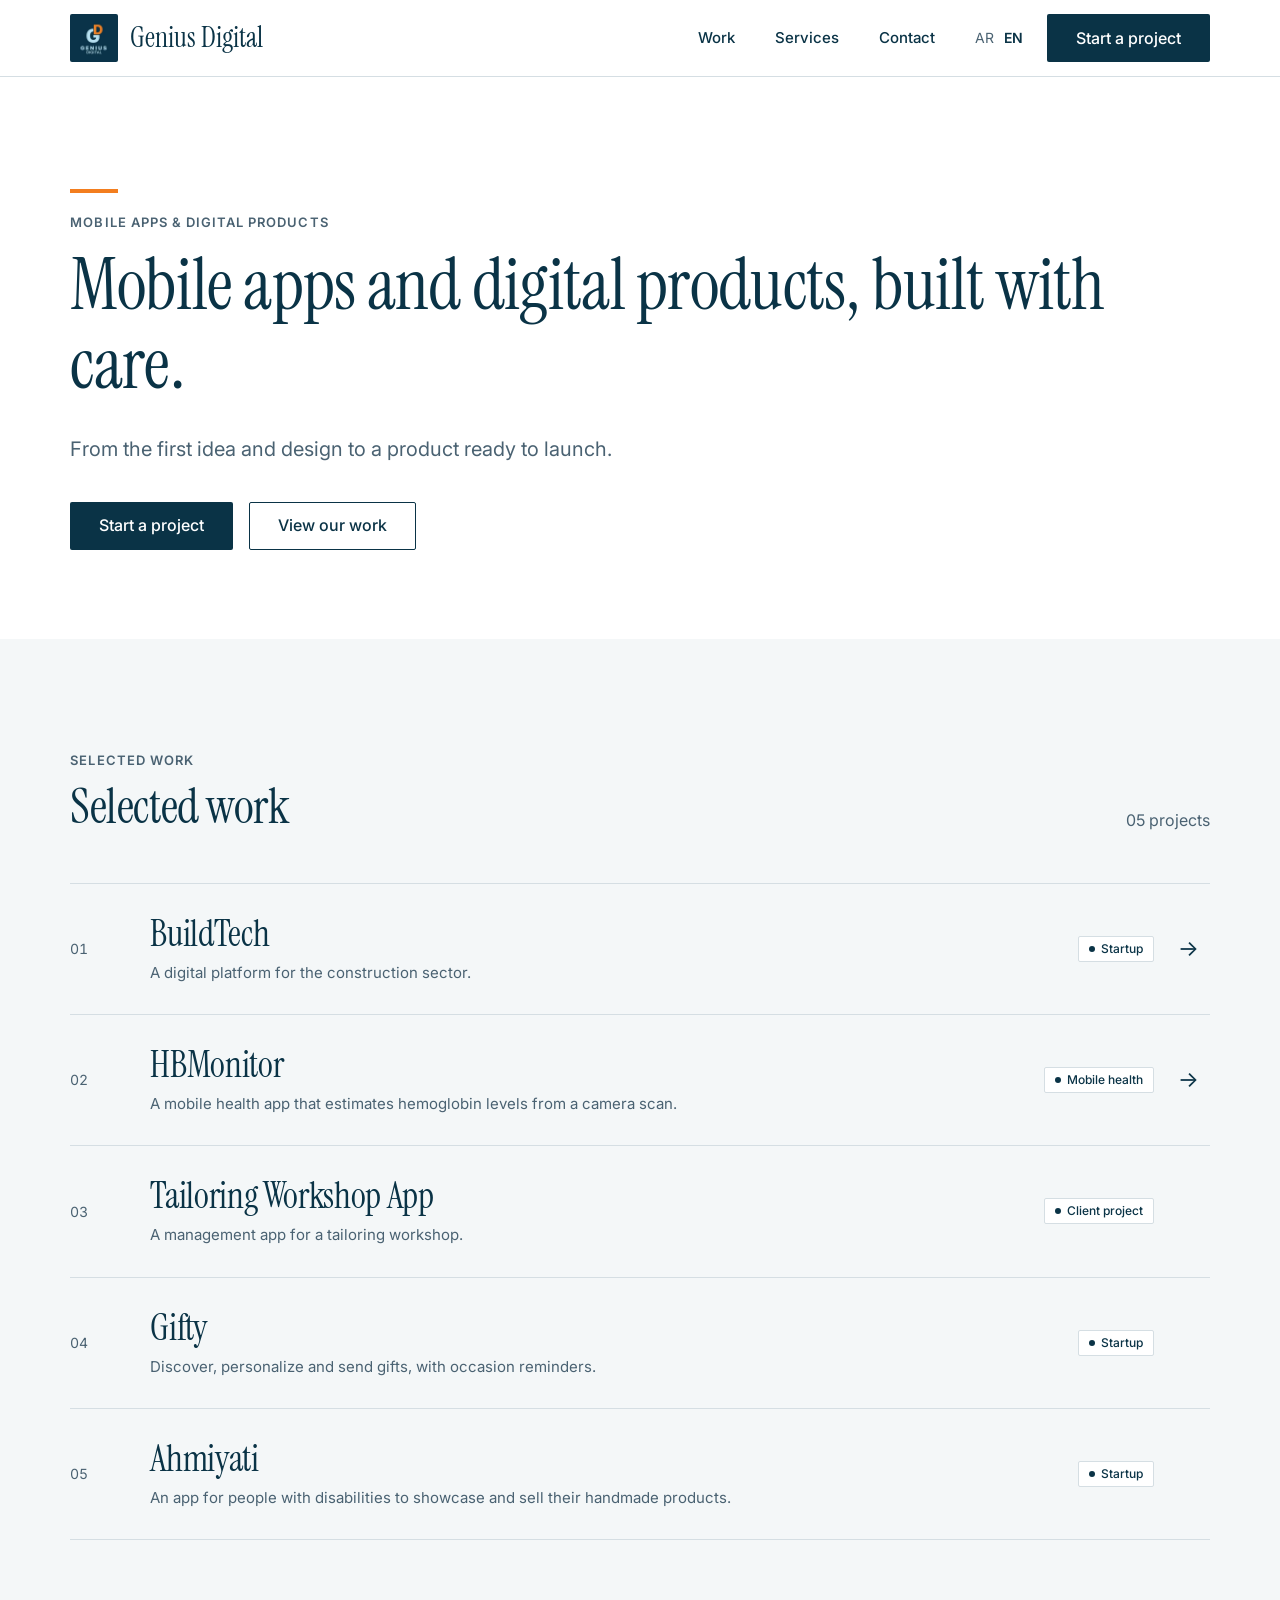
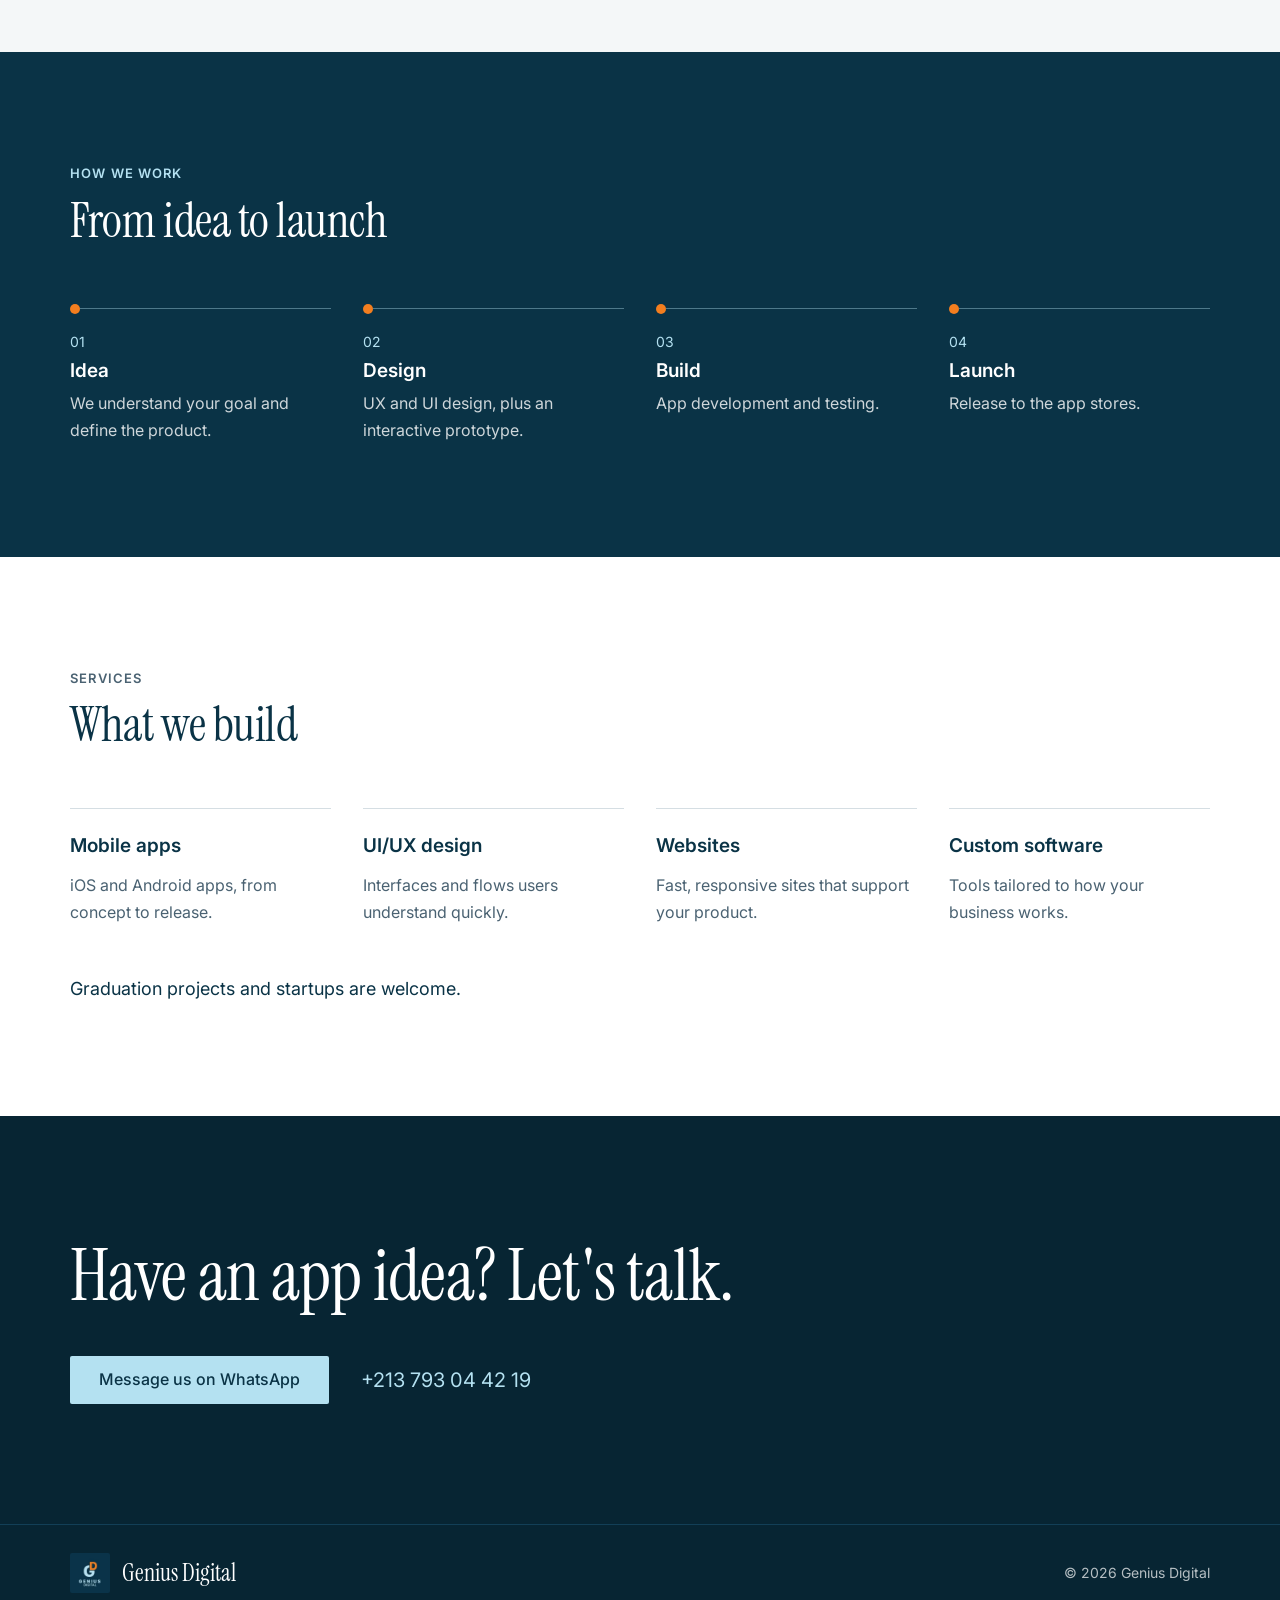
<file: genius-digital-site/genius-digital/index.html>
<!doctype html>
<html lang="ar" dir="rtl"><head><meta charset="utf-8"><meta name="viewport" content="width=device-width,initial-scale=1">
<title>Genius Digital</title>
<meta http-equiv="refresh" content="0; url=ar/index.html">
<link rel="canonical" href="https://aymenbech.github.io/ar/">
<script>var l=(navigator.language||'ar').toLowerCase();location.replace(l.indexOf('en')===0?'en/index.html':'ar/index.html');</script>
</head><body><p><a href="ar/index.html">العربية</a> · <a href="en/index.html">English</a></p></body></html>
</file>
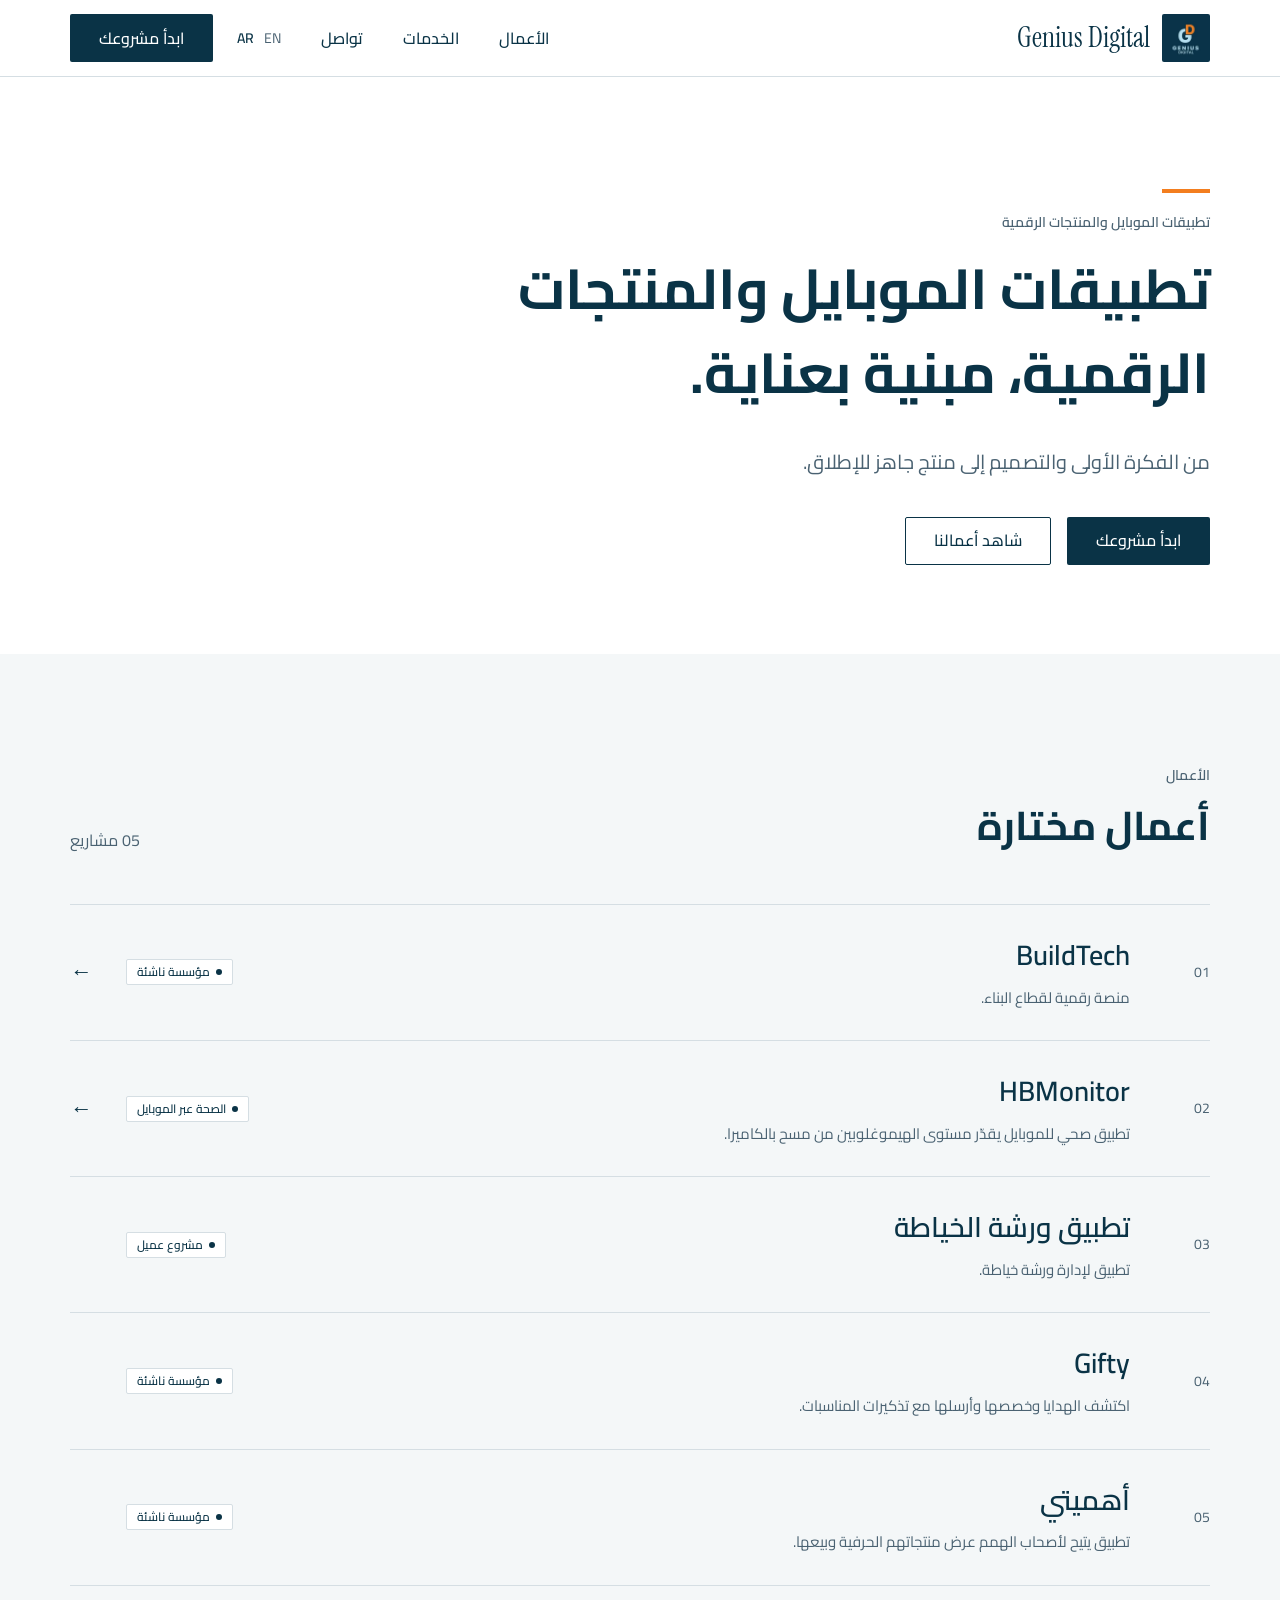
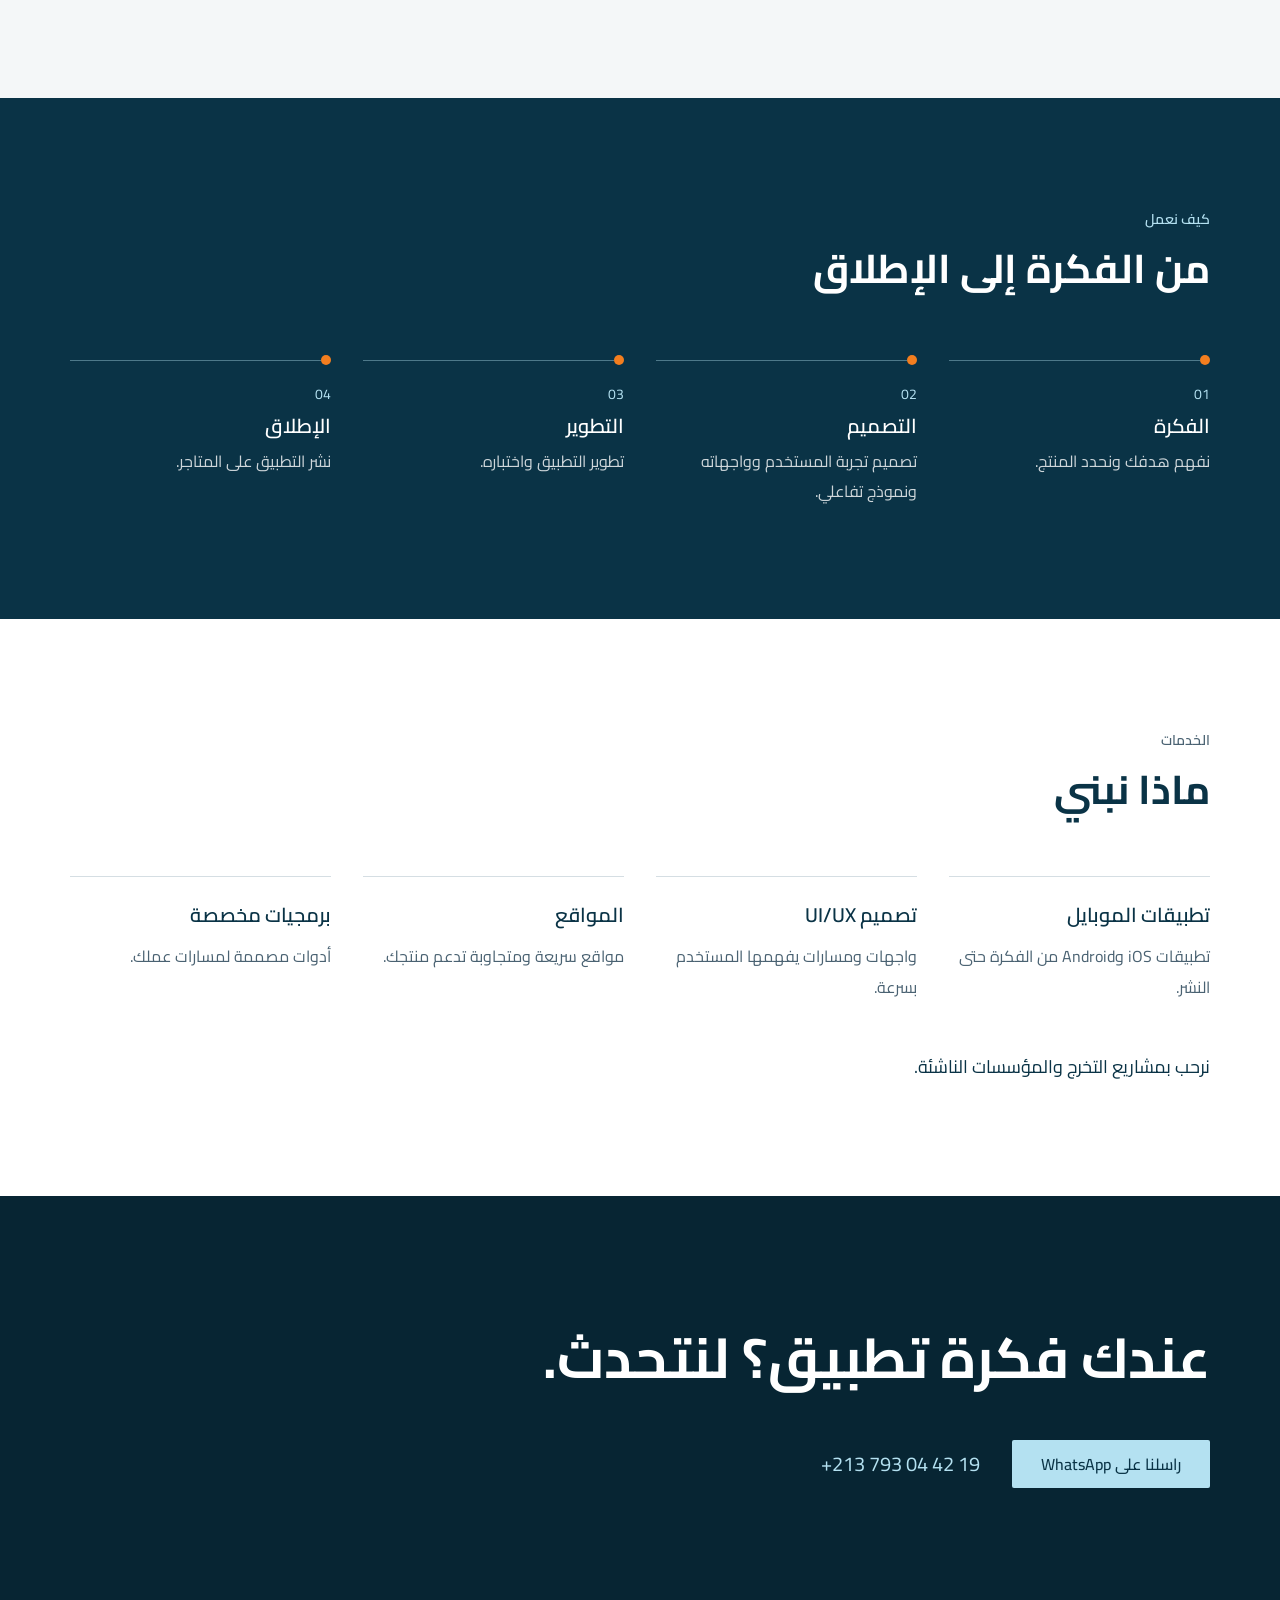
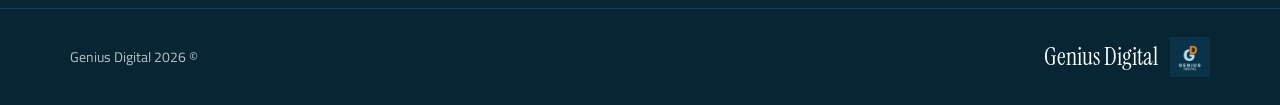
<file: genius-digital-site/genius-digital/ar/index.html>
<!doctype html>
<html lang="ar" dir="rtl">
<head>
<meta charset="utf-8">
<meta name="viewport" content="width=device-width,initial-scale=1">
<title>Genius Digital | تطبيقات الموبايل والمنتجات الرقمية في الجزائر</title>
<meta name="description" content="Genius Digital وكالة رقمية تصمم وتبني تطبيقات الموبايل والمنتجات الرقمية، من الفكرة الأولى والتصميم إلى منتج جاهز للإطلاق.">
<meta name="theme-color" content="#0A3346">
<link rel="canonical" href="https://aymenbech.github.io/ar/">
<link rel="alternate" hreflang="ar" href="https://aymenbech.github.io/ar/">
<link rel="alternate" hreflang="en" href="https://aymenbech.github.io/en/">
<link rel="alternate" hreflang="x-default" href="https://aymenbech.github.io/ar/">
<meta property="og:type" content="website">
<meta property="og:site_name" content="Genius Digital">
<meta property="og:title" content="Genius Digital | تطبيقات الموبايل والمنتجات الرقمية في الجزائر">
<meta property="og:description" content="Genius Digital وكالة رقمية تصمم وتبني تطبيقات الموبايل والمنتجات الرقمية، من الفكرة الأولى والتصميم إلى منتج جاهز للإطلاق.">
<meta property="og:url" content="https://aymenbech.github.io/ar/">
<meta property="og:image" content="https://aymenbech.github.io/assets/img/og-image.png">
<meta property="og:locale" content="ar_DZ">
<meta name="twitter:card" content="summary_large_image">
<link rel="icon" type="image/png" href="../assets/img/favicon.png">
<link rel="apple-touch-icon" href="../assets/img/apple-touch-icon.png">
<link rel="preconnect" href="https://fonts.googleapis.com">
<link rel="preconnect" href="https://fonts.gstatic.com" crossorigin>
<link href="https://fonts.googleapis.com/css2?family=Cairo:wght@400;500;600;700&family=Inter:wght@400;500;600&family=Instrument+Serif&display=swap" rel="stylesheet">
<link rel="stylesheet" href="../assets/css/styles.css">
<script>document.documentElement.className='js';</script>
<script defer src="../assets/js/main.js"></script>
<script type="application/ld+json">{"@context": "https://schema.org", "@type": "Organization", "name": "Genius Digital", "url": "https://aymenbech.github.io", "logo": "https://aymenbech.github.io/assets/img/logo.jpg", "telephone": "+213793044219", "areaServed": "DZ", "description": "Genius Digital وكالة رقمية تصمم وتبني تطبيقات الموبايل والمنتجات الرقمية، من الفكرة الأولى والتصميم إلى منتج جاهز للإطلاق."}</script>
</head>
<body>
<a class="skip" href="#main">انتقل إلى المحتوى</a>
<header class="site-header">
<div class="wrap">
<a class="logo" href="index.html" aria-label="Genius Digital"><img src="../assets/img/logo.jpg" width="48" height="48" alt=""><span>Genius Digital</span></a>
<button class="menu-toggle" type="button" aria-expanded="false" aria-controls="site-nav">القائمة</button>
<nav class="nav" id="site-nav" aria-label="القائمة">
<a class="link" href="#work">الأعمال</a><a class="link" href="#services">الخدمات</a><a class="link" href="#contact">تواصل</a>
<div class="actions">
<div class="lang"><a href="../en/index.html" hreflang="en" lang="en">EN</a><span aria-current="true">AR</span></div>
<a class="btn btn-primary" href="https://wa.me/213793044219?text=%D9%85%D8%B1%D8%AD%D8%A8%D9%8B%D8%A7%D8%8C%20%D8%A3%D8%B1%D9%8A%D8%AF%20%D8%A7%D9%84%D8%A8%D8%AF%D8%A1%20%D9%81%D9%8A%20%D9%85%D8%B4%D8%B1%D9%88%D8%B9%20%D8%AA%D8%B7%D8%A8%D9%8A%D9%82%20%D9%85%D8%B9%20Genius%20Digital." rel="noopener">ابدأ مشروعك</a>
</div>
</nav>
</div>
</header>
<main id="main">
<section class="hero">
<div class="wrap">
<div class="accent-bar" aria-hidden="true"></div>
<p class="label">تطبيقات الموبايل والمنتجات الرقمية</p>
<h1 class="display">تطبيقات الموبايل والمنتجات الرقمية، مبنية بعناية.</h1>
<p class="lead">من الفكرة الأولى والتصميم إلى منتج جاهز للإطلاق.</p>
<div class="btn-row"><a class="btn btn-primary" href="https://wa.me/213793044219?text=%D9%85%D8%B1%D8%AD%D8%A8%D9%8B%D8%A7%D8%8C%20%D8%A3%D8%B1%D9%8A%D8%AF%20%D8%A7%D9%84%D8%A8%D8%AF%D8%A1%20%D9%81%D9%8A%20%D9%85%D8%B4%D8%B1%D9%88%D8%B9%20%D8%AA%D8%B7%D8%A8%D9%8A%D9%82%20%D9%85%D8%B9%20Genius%20Digital." rel="noopener">ابدأ مشروعك</a><a class="btn btn-secondary" href="#work">شاهد أعمالنا</a></div>
</div>
</section>
<section class="section paper" id="work">
<div class="wrap">
<div class="section-head"><div><p class="label">الأعمال</p><h2 class="h2">أعمال مختارة</h2></div><p class="muted">05 مشاريع</p></div>
<div class="rows">
<a class="row" href="work/buildtech.html"><span class="num">01</span><span><span class="h3 name" style="display:block">BuildTech</span><span class="desc">منصة رقمية لقطاع البناء.</span></span><span class="badge">مؤسسة ناشئة</span><span class="arrow" aria-hidden="true">→</span></a>
<a class="row" href="work/hbmonitor.html"><span class="num">02</span><span><span class="h3 name" style="display:block">HBMonitor</span><span class="desc">تطبيق صحي للموبايل يقدّر مستوى الهيموغلوبين من مسح بالكاميرا.</span></span><span class="badge">الصحة عبر الموبايل</span><span class="arrow" aria-hidden="true">→</span></a>
<div class="row"><span class="num">03</span><span><span class="h3 name" style="display:block">تطبيق ورشة الخياطة</span><span class="desc">تطبيق لإدارة ورشة خياطة.</span></span><span class="badge">مشروع عميل</span><span class="arrow" aria-hidden="true"></span></div>
<div class="row"><span class="num">04</span><span><span class="h3 name" style="display:block">Gifty</span><span class="desc">اكتشف الهدايا وخصصها وأرسلها مع تذكيرات المناسبات.</span></span><span class="badge">مؤسسة ناشئة</span><span class="arrow" aria-hidden="true"></span></div>
<div class="row"><span class="num">05</span><span><span class="h3 name" style="display:block">أهميتي</span><span class="desc">تطبيق يتيح لأصحاب الهمم عرض منتجاتهم الحرفية وبيعها.</span></span><span class="badge">مؤسسة ناشئة</span><span class="arrow" aria-hidden="true"></span></div>
</div>
</div>
</section>
<section class="section dark" id="process">
<div class="wrap">
<p class="label">كيف نعمل</p>
<h2 class="h2" style="margin-block-start:10px">من الفكرة إلى الإطلاق</h2>
<ol class="steps"><li class="step reveal"><div class="marker" aria-hidden="true"><span class="dot"></span><span class="line"></span></div><div class="n">01</div><h3 class="h4">الفكرة</h3><p>نفهم هدفك ونحدد المنتج.</p></li><li class="step reveal"><div class="marker" aria-hidden="true"><span class="dot"></span><span class="line"></span></div><div class="n">02</div><h3 class="h4">التصميم</h3><p>تصميم تجربة المستخدم وواجهاته ونموذج تفاعلي.</p></li><li class="step reveal"><div class="marker" aria-hidden="true"><span class="dot"></span><span class="line"></span></div><div class="n">03</div><h3 class="h4">التطوير</h3><p>تطوير التطبيق واختباره.</p></li><li class="step reveal"><div class="marker" aria-hidden="true"><span class="dot"></span><span class="line"></span></div><div class="n">04</div><h3 class="h4">الإطلاق</h3><p>نشر التطبيق على المتاجر.</p></li></ol>
</div>
</section>
<section class="section" id="services">
<div class="wrap">
<p class="label">الخدمات</p>
<h2 class="h2" style="margin-block-start:10px">ماذا نبني</h2>
<ul class="svc-grid"><li class="svc reveal"><h3 class="h4">تطبيقات الموبايل</h3><p>تطبيقات iOS وAndroid من الفكرة حتى النشر.</p></li><li class="svc reveal"><h3 class="h4">تصميم UI/UX</h3><p>واجهات ومسارات يفهمها المستخدم بسرعة.</p></li><li class="svc reveal"><h3 class="h4">المواقع</h3><p>مواقع سريعة ومتجاوبة تدعم منتجك.</p></li><li class="svc reveal"><h3 class="h4">برمجيات مخصصة</h3><p>أدوات مصممة لمسارات عملك.</p></li></ul>
<p class="note">نرحب بمشاريع التخرج والمؤسسات الناشئة.</p>
</div>
</section>
</main>
<section class="cta darker dark" id="contact">
<div class="wrap">
<h2 class="display reveal">عندك فكرة تطبيق؟ لنتحدث.</h2>
<div class="cta-row reveal">
<a class="btn btn-ondark" href="https://wa.me/213793044219?text=%D9%85%D8%B1%D8%AD%D8%A8%D9%8B%D8%A7%D8%8C%20%D8%A3%D8%B1%D9%8A%D8%AF%20%D8%A7%D9%84%D8%A8%D8%AF%D8%A1%20%D9%81%D9%8A%20%D9%85%D8%B4%D8%B1%D9%88%D8%B9%20%D8%AA%D8%B7%D8%A8%D9%8A%D9%82%20%D9%85%D8%B9%20Genius%20Digital." rel="noopener">راسلنا على WhatsApp</a>
<a class="cta-phone" href="tel:+213793044219">+213 793 04 42 19</a>
</div>
</div>
</section>
<footer class="site-footer">
<div class="wrap">
<span class="logo"><img src="../assets/img/logo.jpg" width="40" height="40" alt=""><span>Genius Digital</span></span>
<small>© 2026 Genius Digital</small>
</div>
</footer>
</body>
</html>
</file>
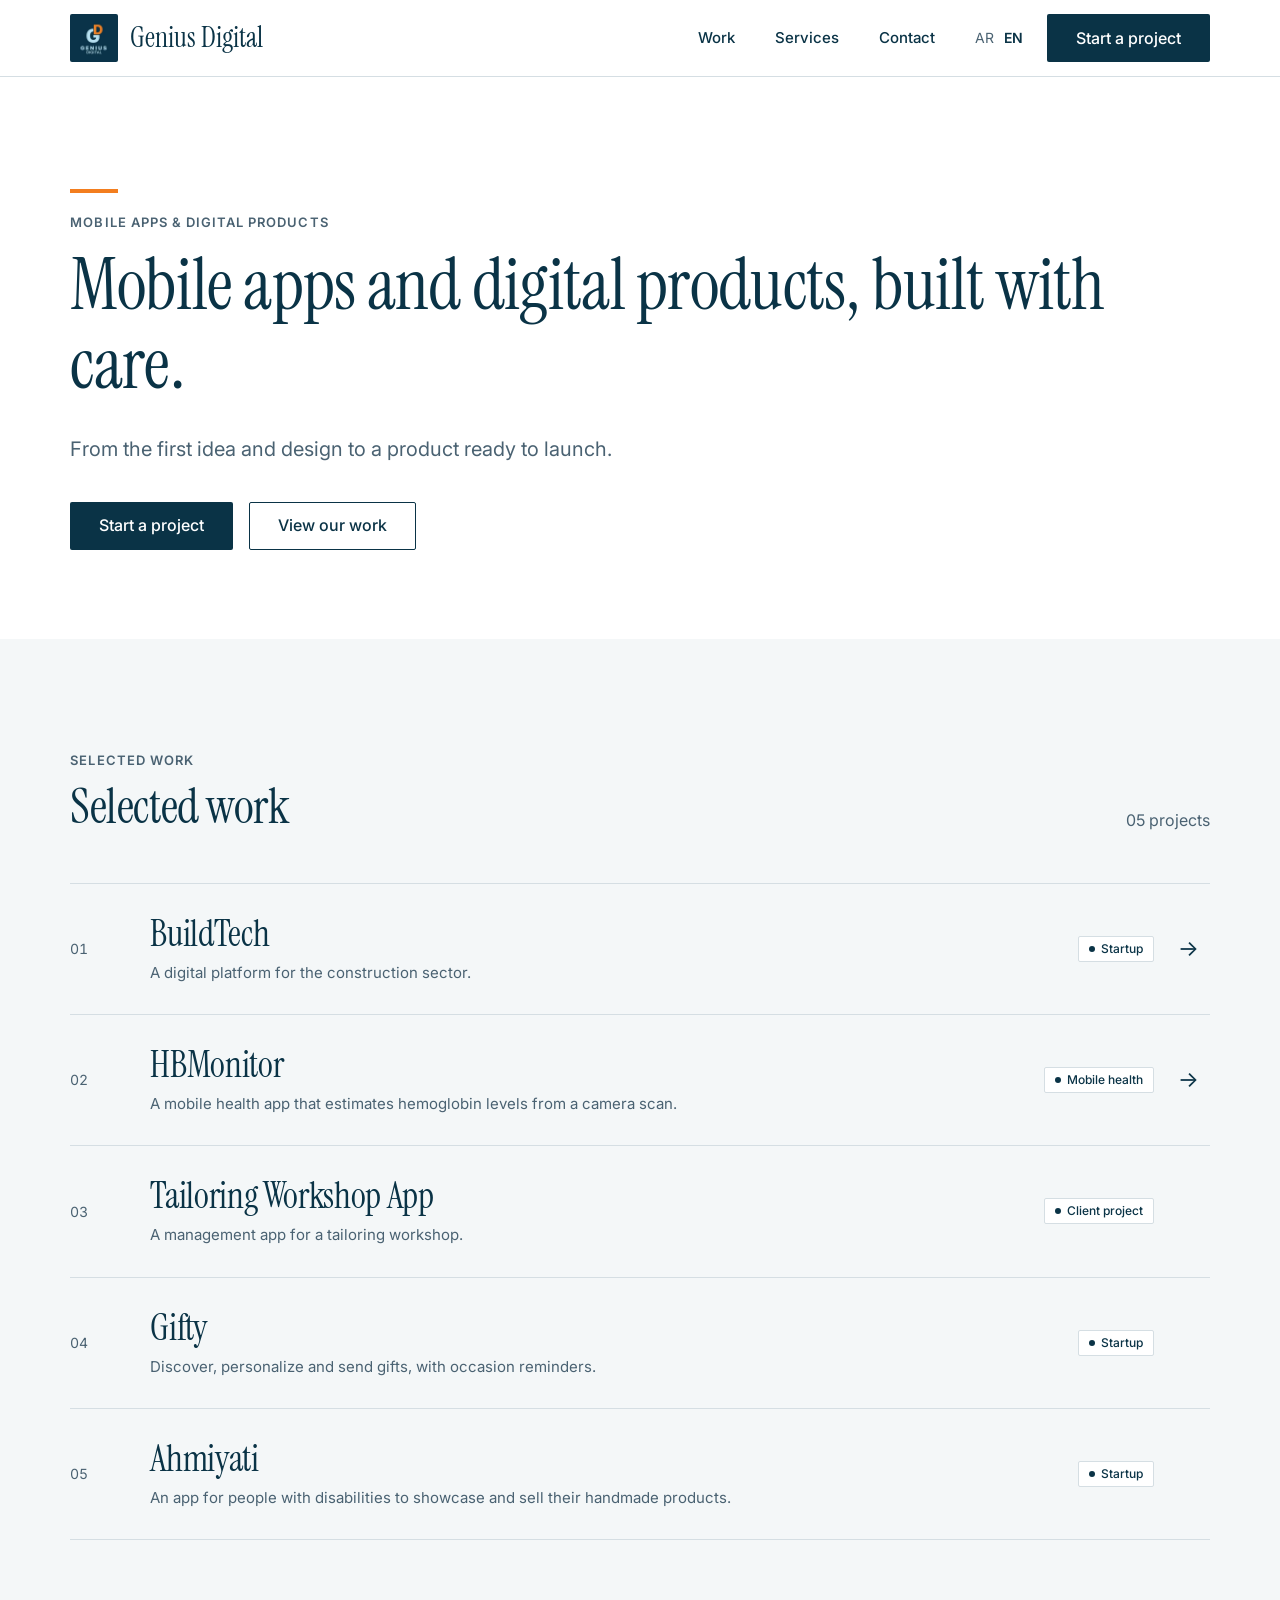
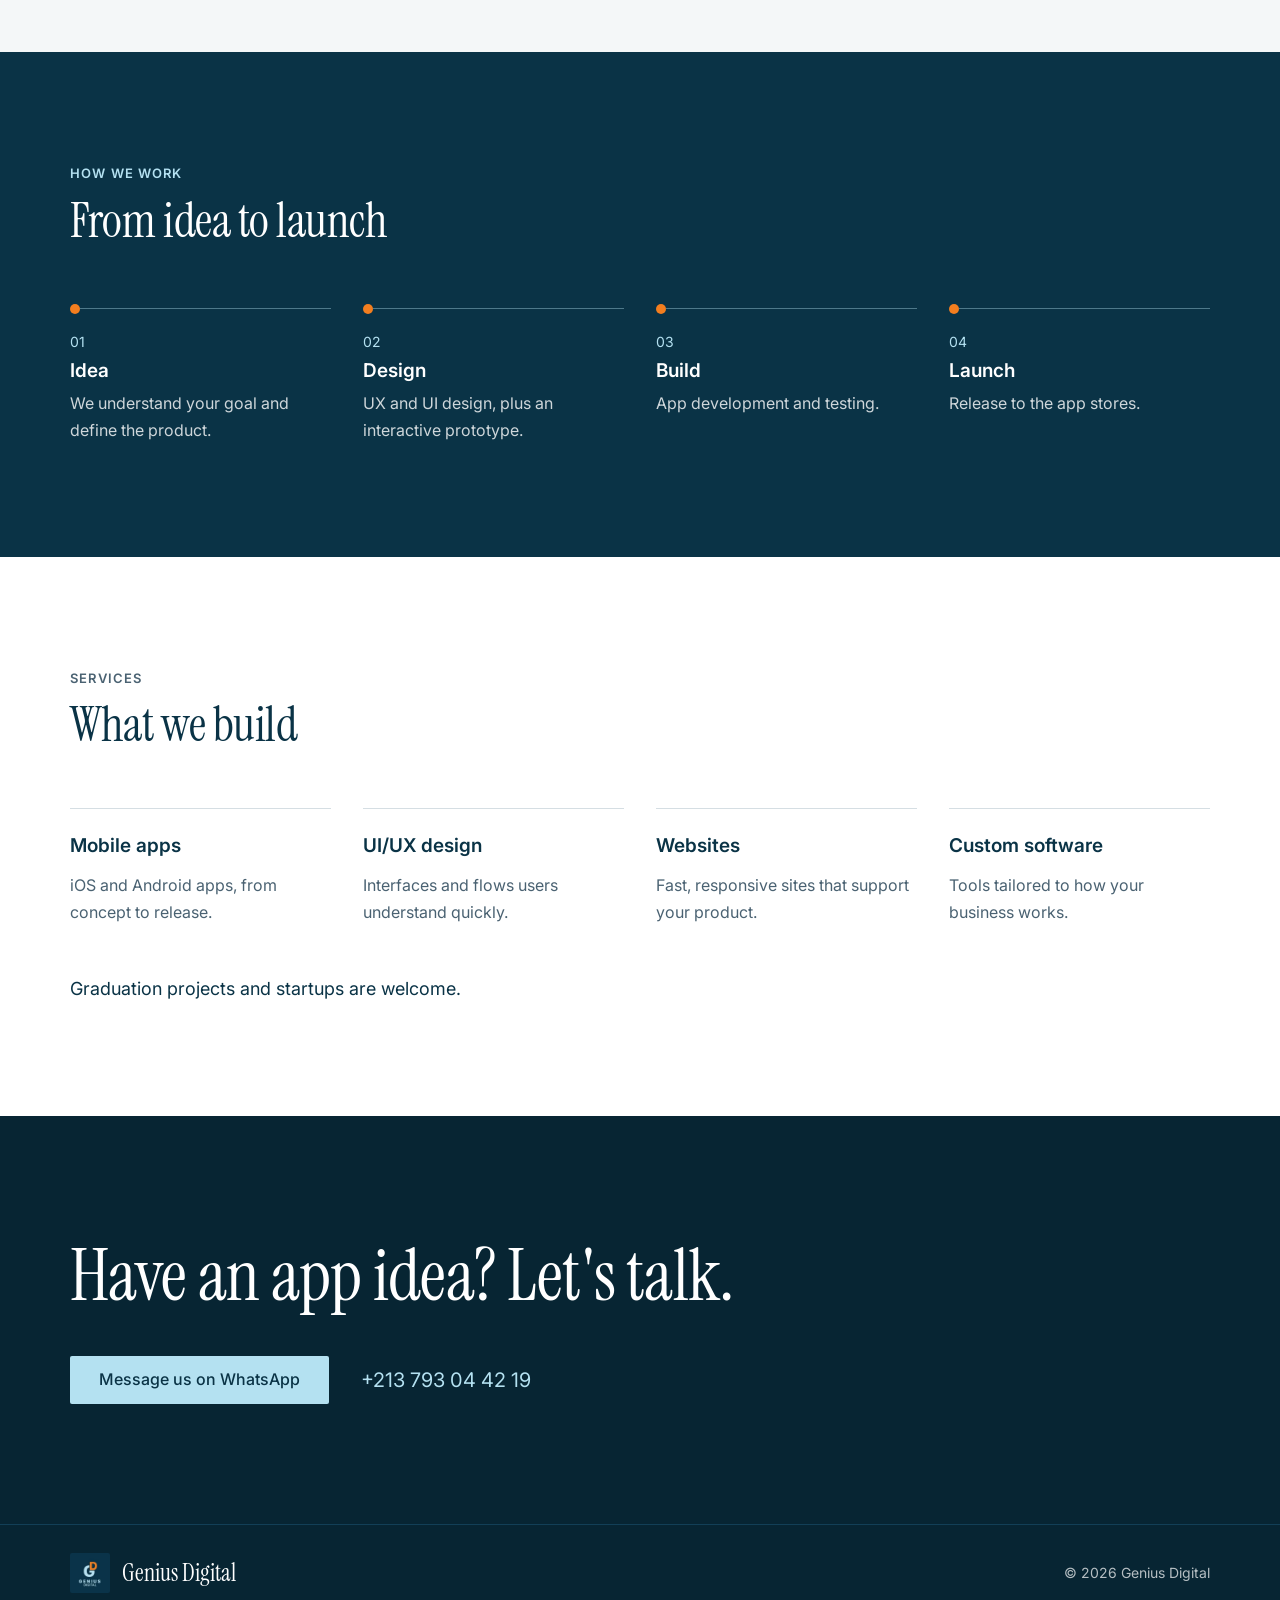
<file: genius-digital-site/genius-digital/en/index.html>
<!doctype html>
<html lang="en" dir="ltr">
<head>
<meta charset="utf-8">
<meta name="viewport" content="width=device-width,initial-scale=1">
<title>Genius Digital | Mobile apps and digital products in Algeria</title>
<meta name="description" content="Genius Digital designs and builds mobile apps and digital products, from the first idea and design to a product ready to launch.">
<meta name="theme-color" content="#0A3346">
<link rel="canonical" href="https://aymenbech.github.io/en/">
<link rel="alternate" hreflang="en" href="https://aymenbech.github.io/en/">
<link rel="alternate" hreflang="ar" href="https://aymenbech.github.io/ar/">
<link rel="alternate" hreflang="x-default" href="https://aymenbech.github.io/ar/">
<meta property="og:type" content="website">
<meta property="og:site_name" content="Genius Digital">
<meta property="og:title" content="Genius Digital | Mobile apps and digital products in Algeria">
<meta property="og:description" content="Genius Digital designs and builds mobile apps and digital products, from the first idea and design to a product ready to launch.">
<meta property="og:url" content="https://aymenbech.github.io/en/">
<meta property="og:image" content="https://aymenbech.github.io/assets/img/og-image.png">
<meta property="og:locale" content="en_US">
<meta name="twitter:card" content="summary_large_image">
<link rel="icon" type="image/png" href="../assets/img/favicon.png">
<link rel="apple-touch-icon" href="../assets/img/apple-touch-icon.png">
<link rel="preconnect" href="https://fonts.googleapis.com">
<link rel="preconnect" href="https://fonts.gstatic.com" crossorigin>
<link href="https://fonts.googleapis.com/css2?family=Cairo:wght@400;500;600;700&family=Inter:wght@400;500;600&family=Instrument+Serif&display=swap" rel="stylesheet">
<link rel="stylesheet" href="../assets/css/styles.css">
<script>document.documentElement.className='js';</script>
<script defer src="../assets/js/main.js"></script>
<script type="application/ld+json">{"@context": "https://schema.org", "@type": "Organization", "name": "Genius Digital", "url": "https://aymenbech.github.io", "logo": "https://aymenbech.github.io/assets/img/logo.jpg", "telephone": "+213793044219", "areaServed": "DZ", "description": "Genius Digital designs and builds mobile apps and digital products, from the first idea and design to a product ready to launch."}</script>
</head>
<body>
<a class="skip" href="#main">Skip to content</a>
<header class="site-header">
<div class="wrap">
<a class="logo" href="index.html" aria-label="Genius Digital"><img src="../assets/img/logo.jpg" width="48" height="48" alt=""><span>Genius Digital</span></a>
<button class="menu-toggle" type="button" aria-expanded="false" aria-controls="site-nav">Menu</button>
<nav class="nav" id="site-nav" aria-label="Menu">
<a class="link" href="#work">Work</a><a class="link" href="#services">Services</a><a class="link" href="#contact">Contact</a>
<div class="actions">
<div class="lang"><a href="../ar/index.html" hreflang="ar" lang="ar">AR</a><span aria-current="true">EN</span></div>
<a class="btn btn-primary" href="https://wa.me/213793044219?text=Hello%2C%20I%20would%20like%20to%20start%20an%20app%20project%20with%20Genius%20Digital." rel="noopener">Start a project</a>
</div>
</nav>
</div>
</header>
<main id="main">
<section class="hero">
<div class="wrap">
<div class="accent-bar" aria-hidden="true"></div>
<p class="label">Mobile apps &amp; digital products</p>
<h1 class="display">Mobile apps and digital products, built with care.</h1>
<p class="lead">From the first idea and design to a product ready to launch.</p>
<div class="btn-row"><a class="btn btn-primary" href="https://wa.me/213793044219?text=Hello%2C%20I%20would%20like%20to%20start%20an%20app%20project%20with%20Genius%20Digital." rel="noopener">Start a project</a><a class="btn btn-secondary" href="#work">View our work</a></div>
</div>
</section>
<section class="section paper" id="work">
<div class="wrap">
<div class="section-head"><div><p class="label">Selected work</p><h2 class="h2">Selected work</h2></div><p class="muted">05 projects</p></div>
<div class="rows">
<a class="row" href="work/buildtech.html"><span class="num">01</span><span><span class="h3 name" style="display:block">BuildTech</span><span class="desc">A digital platform for the construction sector.</span></span><span class="badge">Startup</span><span class="arrow" aria-hidden="true">→</span></a>
<a class="row" href="work/hbmonitor.html"><span class="num">02</span><span><span class="h3 name" style="display:block">HBMonitor</span><span class="desc">A mobile health app that estimates hemoglobin levels from a camera scan.</span></span><span class="badge">Mobile health</span><span class="arrow" aria-hidden="true">→</span></a>
<div class="row"><span class="num">03</span><span><span class="h3 name" style="display:block">Tailoring Workshop App</span><span class="desc">A management app for a tailoring workshop.</span></span><span class="badge">Client project</span><span class="arrow" aria-hidden="true"></span></div>
<div class="row"><span class="num">04</span><span><span class="h3 name" style="display:block">Gifty</span><span class="desc">Discover, personalize and send gifts, with occasion reminders.</span></span><span class="badge">Startup</span><span class="arrow" aria-hidden="true"></span></div>
<div class="row"><span class="num">05</span><span><span class="h3 name" style="display:block">Ahmiyati</span><span class="desc">An app for people with disabilities to showcase and sell their handmade products.</span></span><span class="badge">Startup</span><span class="arrow" aria-hidden="true"></span></div>
</div>
</div>
</section>
<section class="section dark" id="process">
<div class="wrap">
<p class="label">How we work</p>
<h2 class="h2" style="margin-block-start:10px">From idea to launch</h2>
<ol class="steps"><li class="step reveal"><div class="marker" aria-hidden="true"><span class="dot"></span><span class="line"></span></div><div class="n">01</div><h3 class="h4">Idea</h3><p>We understand your goal and define the product.</p></li><li class="step reveal"><div class="marker" aria-hidden="true"><span class="dot"></span><span class="line"></span></div><div class="n">02</div><h3 class="h4">Design</h3><p>UX and UI design, plus an interactive prototype.</p></li><li class="step reveal"><div class="marker" aria-hidden="true"><span class="dot"></span><span class="line"></span></div><div class="n">03</div><h3 class="h4">Build</h3><p>App development and testing.</p></li><li class="step reveal"><div class="marker" aria-hidden="true"><span class="dot"></span><span class="line"></span></div><div class="n">04</div><h3 class="h4">Launch</h3><p>Release to the app stores.</p></li></ol>
</div>
</section>
<section class="section" id="services">
<div class="wrap">
<p class="label">Services</p>
<h2 class="h2" style="margin-block-start:10px">What we build</h2>
<ul class="svc-grid"><li class="svc reveal"><h3 class="h4">Mobile apps</h3><p>iOS and Android apps, from concept to release.</p></li><li class="svc reveal"><h3 class="h4">UI/UX design</h3><p>Interfaces and flows users understand quickly.</p></li><li class="svc reveal"><h3 class="h4">Websites</h3><p>Fast, responsive sites that support your product.</p></li><li class="svc reveal"><h3 class="h4">Custom software</h3><p>Tools tailored to how your business works.</p></li></ul>
<p class="note">Graduation projects and startups are welcome.</p>
</div>
</section>
</main>
<section class="cta darker dark" id="contact">
<div class="wrap">
<h2 class="display reveal">Have an app idea? Let&#x27;s talk.</h2>
<div class="cta-row reveal">
<a class="btn btn-ondark" href="https://wa.me/213793044219?text=Hello%2C%20I%20would%20like%20to%20start%20an%20app%20project%20with%20Genius%20Digital." rel="noopener">Message us on WhatsApp</a>
<a class="cta-phone" href="tel:+213793044219">+213 793 04 42 19</a>
</div>
</div>
</section>
<footer class="site-footer">
<div class="wrap">
<span class="logo"><img src="../assets/img/logo.jpg" width="40" height="40" alt=""><span>Genius Digital</span></span>
<small>© 2026 Genius Digital</small>
</div>
</footer>
</body>
</html>
</file>
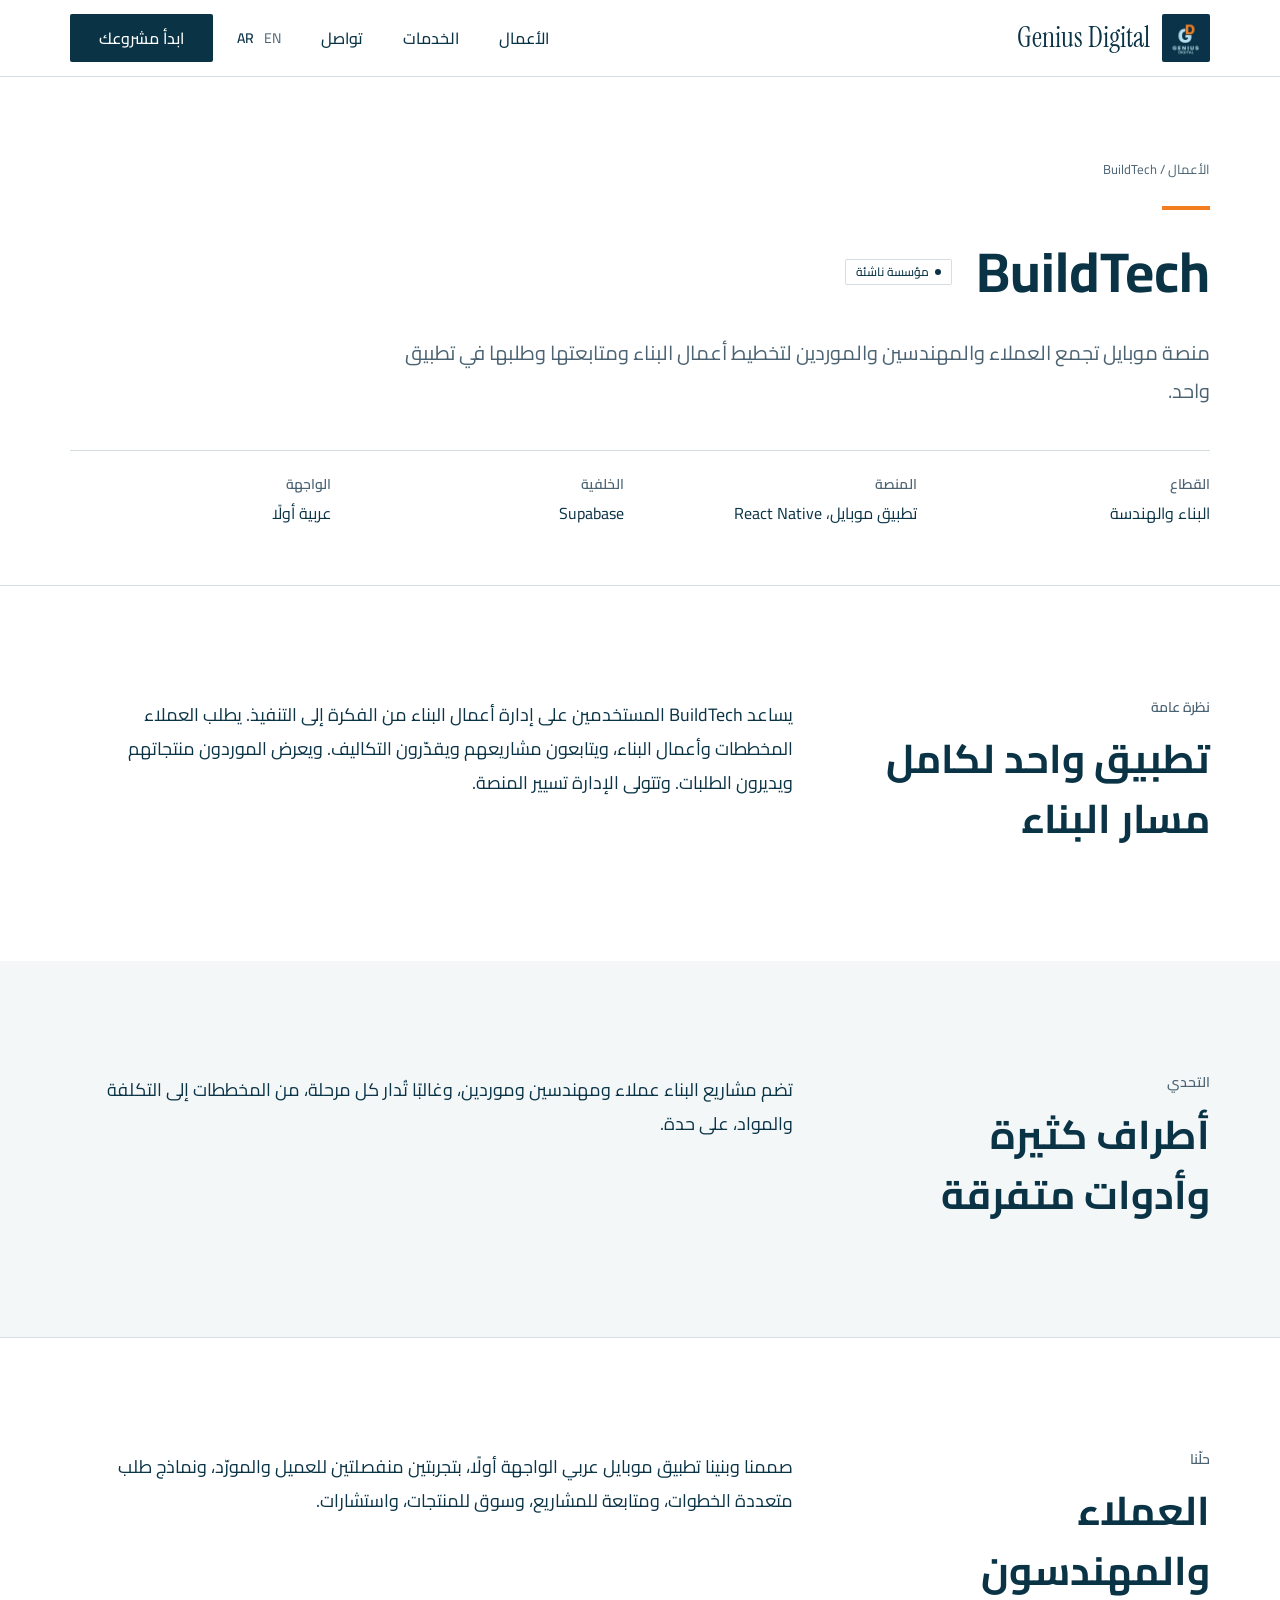
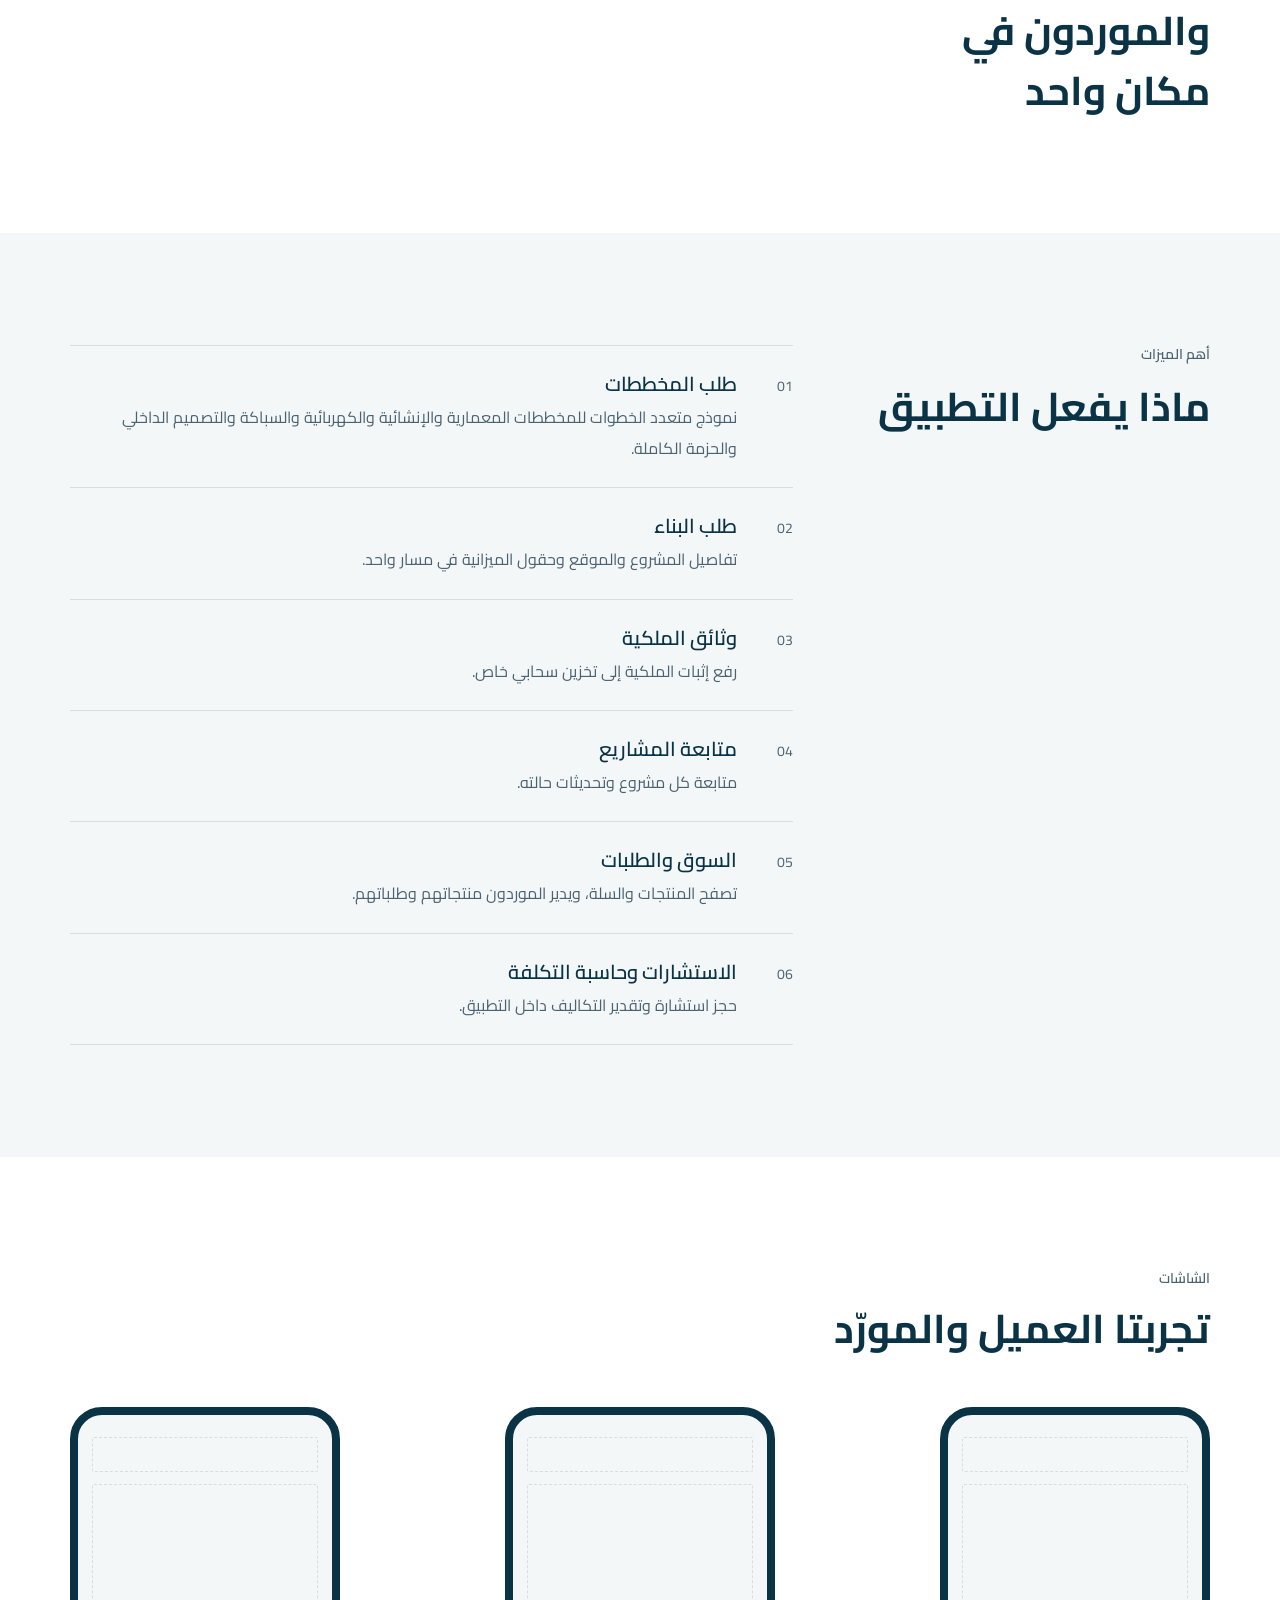
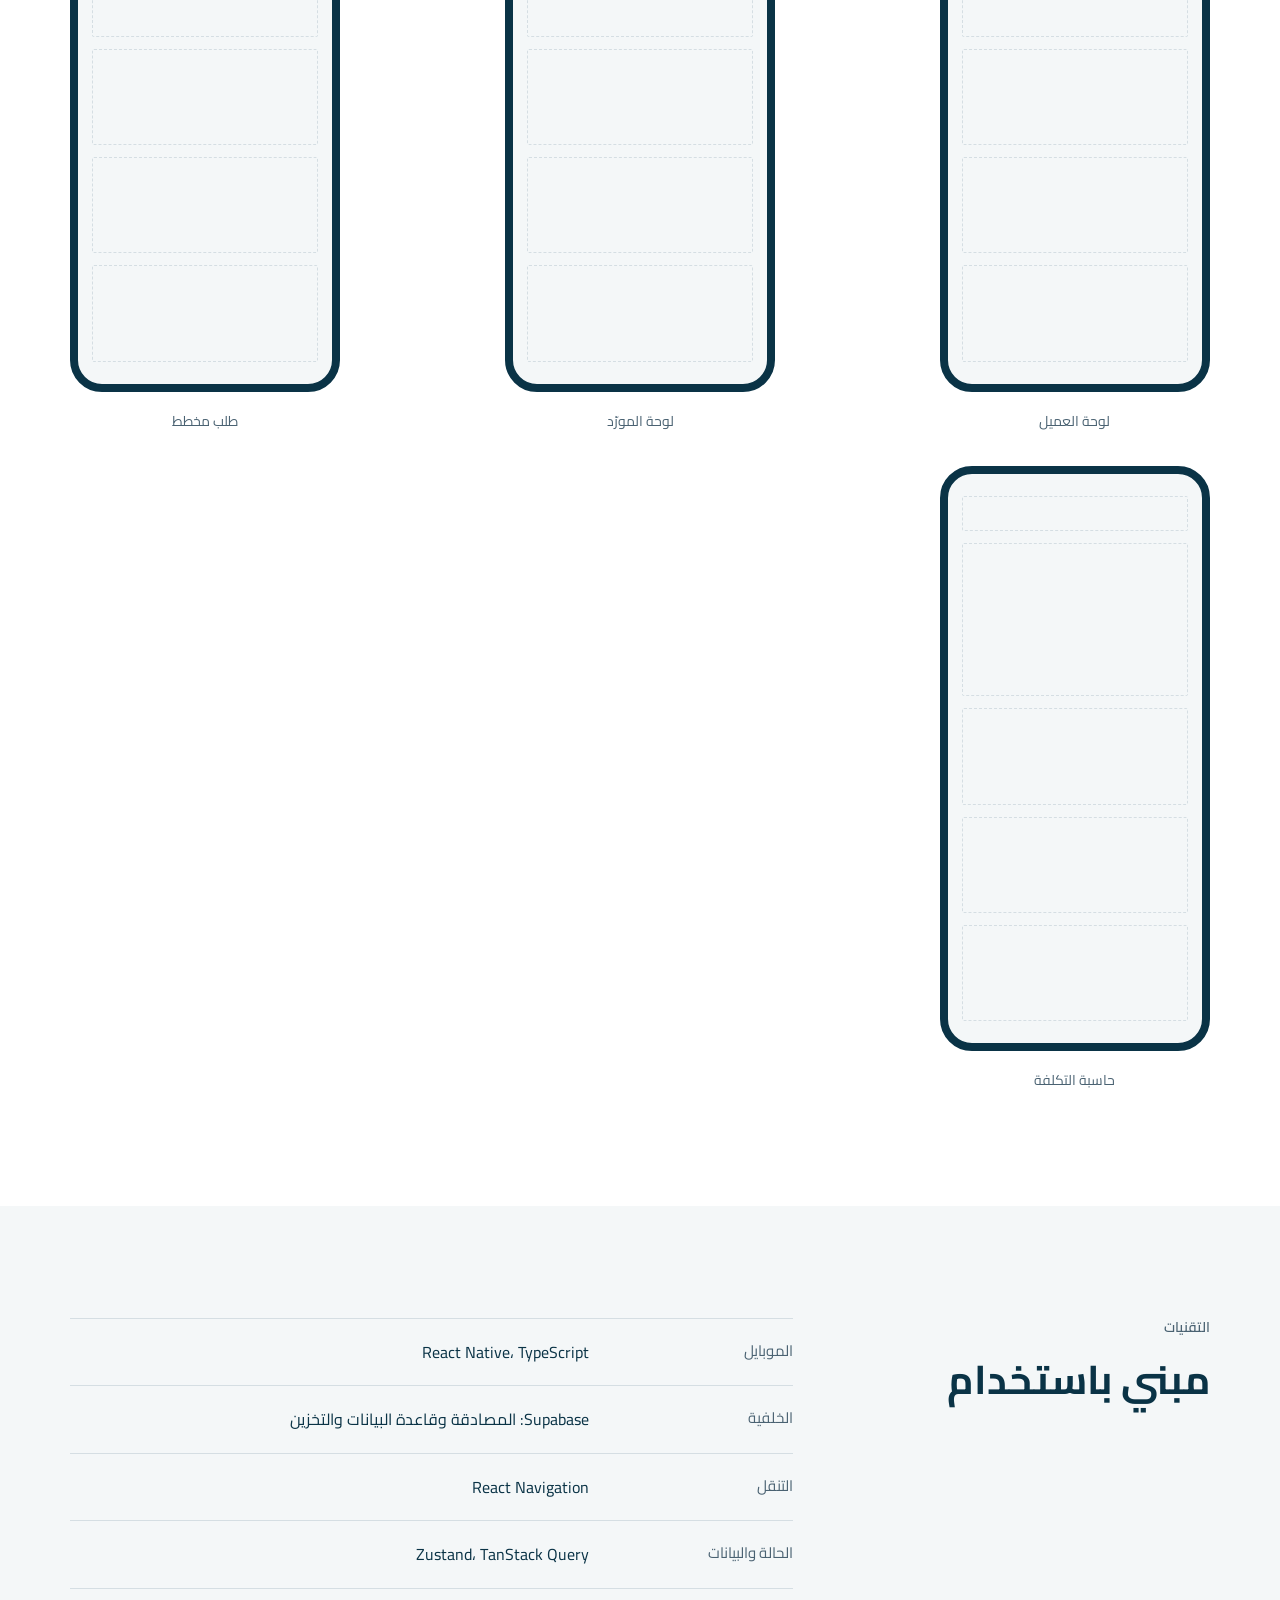
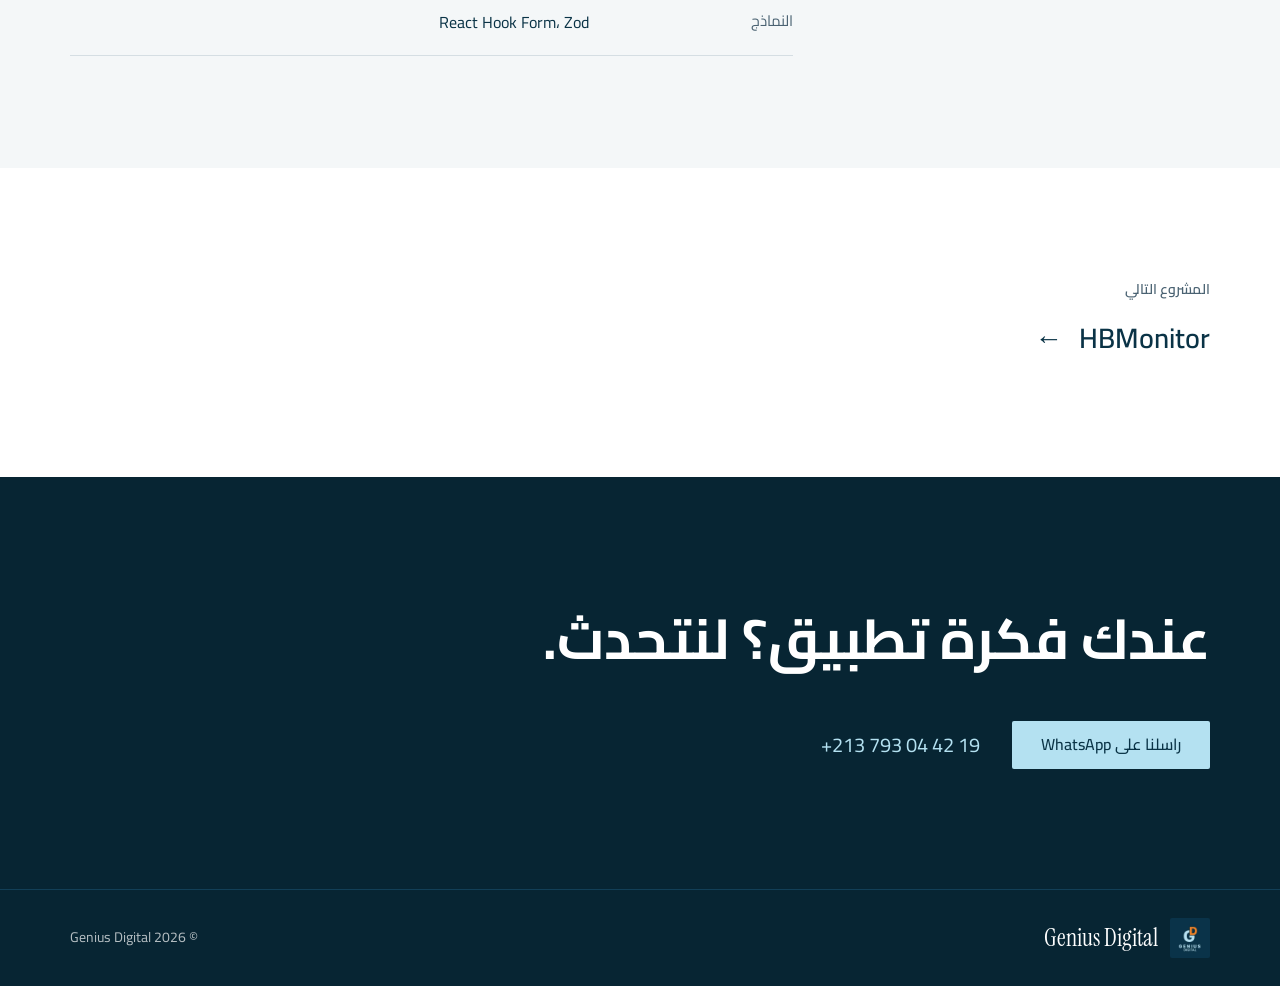
<file: genius-digital-site/genius-digital/ar/work/buildtech.html>
<!doctype html>
<html lang="ar" dir="rtl">
<head>
<meta charset="utf-8">
<meta name="viewport" content="width=device-width,initial-scale=1">
<title>دراسة حالة BuildTech | Genius Digital</title>
<meta name="description" content="BuildTech منصة موبايل تجمع العملاء والمهندسين والموردين لتخطيط أعمال البناء ومتابعتها وطلبها.">
<meta name="theme-color" content="#0A3346">
<link rel="canonical" href="https://aymenbech.github.io/ar/work/buildtech.html">
<link rel="alternate" hreflang="ar" href="https://aymenbech.github.io/ar/work/buildtech.html">
<link rel="alternate" hreflang="en" href="https://aymenbech.github.io/en/work/buildtech.html">
<link rel="alternate" hreflang="x-default" href="https://aymenbech.github.io/ar/work/buildtech.html">
<meta property="og:type" content="website">
<meta property="og:site_name" content="Genius Digital">
<meta property="og:title" content="دراسة حالة BuildTech | Genius Digital">
<meta property="og:description" content="BuildTech منصة موبايل تجمع العملاء والمهندسين والموردين لتخطيط أعمال البناء ومتابعتها وطلبها.">
<meta property="og:url" content="https://aymenbech.github.io/ar/work/buildtech.html">
<meta property="og:image" content="https://aymenbech.github.io/assets/img/og-image.png">
<meta property="og:locale" content="ar_DZ">
<meta name="twitter:card" content="summary_large_image">
<link rel="icon" type="image/png" href="../../assets/img/favicon.png">
<link rel="apple-touch-icon" href="../../assets/img/apple-touch-icon.png">
<link rel="preconnect" href="https://fonts.googleapis.com">
<link rel="preconnect" href="https://fonts.gstatic.com" crossorigin>
<link href="https://fonts.googleapis.com/css2?family=Cairo:wght@400;500;600;700&family=Inter:wght@400;500;600&family=Instrument+Serif&display=swap" rel="stylesheet">
<link rel="stylesheet" href="../../assets/css/styles.css">
<script>document.documentElement.className='js';</script>
<script defer src="../../assets/js/main.js"></script>
<script type="application/ld+json">{"@context": "https://schema.org", "@type": "CreativeWork", "name": "BuildTech", "description": "BuildTech منصة موبايل تجمع العملاء والمهندسين والموردين لتخطيط أعمال البناء ومتابعتها وطلبها.", "creator": {"@type": "Organization", "name": "Genius Digital"}, "inLanguage": "ar"}</script>
</head>
<body>
<a class="skip" href="#main">انتقل إلى المحتوى</a>
<header class="site-header">
<div class="wrap">
<a class="logo" href="../index.html" aria-label="Genius Digital"><img src="../../assets/img/logo.jpg" width="48" height="48" alt=""><span>Genius Digital</span></a>
<button class="menu-toggle" type="button" aria-expanded="false" aria-controls="site-nav">القائمة</button>
<nav class="nav" id="site-nav" aria-label="القائمة">
<a class="link" href="../index.html#work">الأعمال</a><a class="link" href="../index.html#services">الخدمات</a><a class="link" href="../index.html#contact">تواصل</a>
<div class="actions">
<div class="lang"><a href="../../en/work/buildtech.html" hreflang="en" lang="en">EN</a><span aria-current="true">AR</span></div>
<a class="btn btn-primary" href="https://wa.me/213793044219?text=%D9%85%D8%B1%D8%AD%D8%A8%D9%8B%D8%A7%D8%8C%20%D8%A3%D8%B1%D9%8A%D8%AF%20%D8%A7%D9%84%D8%A8%D8%AF%D8%A1%20%D9%81%D9%8A%20%D9%85%D8%B4%D8%B1%D9%88%D8%B9%20%D8%AA%D8%B7%D8%A8%D9%8A%D9%82%20%D9%85%D8%B9%20Genius%20Digital." rel="noopener">ابدأ مشروعك</a>
</div>
</nav>
</div>
</header>
<main id="main">
<section class="case-hero">
<div class="wrap">
<p class="crumb"><a href="../index.html#work">الأعمال</a> / BuildTech</p>
<div class="accent-bar" style="margin-block-start:24px" aria-hidden="true"></div>
<div class="case-title"><h1 class="display">BuildTech</h1><span class="badge">مؤسسة ناشئة</span></div>
<p class="lead">منصة موبايل تجمع العملاء والمهندسين والموردين لتخطيط أعمال البناء ومتابعتها وطلبها في تطبيق واحد.</p>
<dl class="meta"><div><dt class="label">القطاع</dt><dd>البناء والهندسة</dd></div><div><dt class="label">المنصة</dt><dd>تطبيق موبايل، React Native</dd></div><div><dt class="label">الخلفية</dt><dd>Supabase</dd></div><div><dt class="label">الواجهة</dt><dd>عربية أولًا</dd></div></dl>
</div>
</section>
<section class="section bordered"><div class="wrap block"><div><p class="label">نظرة عامة</p><h2 class="h2">تطبيق واحد لكامل مسار البناء</h2></div><div class="reveal"><p>يساعد BuildTech المستخدمين على إدارة أعمال البناء من الفكرة إلى التنفيذ. يطلب العملاء المخططات وأعمال البناء، ويتابعون مشاريعهم ويقدّرون التكاليف. ويعرض الموردون منتجاتهم ويديرون الطلبات. وتتولى الإدارة تسيير المنصة.</p></div></div></section>
<section class="section paper"><div class="wrap block"><div><p class="label">التحدي</p><h2 class="h2">أطراف كثيرة وأدوات متفرقة</h2></div><div class="reveal"><p>تضم مشاريع البناء عملاء ومهندسين وموردين، وغالبًا تُدار كل مرحلة، من المخططات إلى التكلفة والمواد، على حدة.</p></div></div></section>
<section class="section bordered"><div class="wrap block"><div><p class="label">حلّنا</p><h2 class="h2">العملاء والمهندسون والموردون في مكان واحد</h2></div><div class="reveal"><p>صممنا وبنينا تطبيق موبايل عربي الواجهة أولًا، بتجربتين منفصلتين للعميل والمورّد، ونماذج طلب متعددة الخطوات، ومتابعة للمشاريع، وسوق للمنتجات، واستشارات.</p></div></div></section>
<section class="section paper">
<div class="wrap block"><div><p class="label">أهم الميزات</p><h2 class="h2">ماذا يفعل التطبيق</h2></div><ul><li class="feat"><span class="n">01</span><div><h3 class="h4">طلب المخططات</h3><p>نموذج متعدد الخطوات للمخططات المعمارية والإنشائية والكهربائية والسباكة والتصميم الداخلي والحزمة الكاملة.</p></div></li><li class="feat"><span class="n">02</span><div><h3 class="h4">طلب البناء</h3><p>تفاصيل المشروع والموقع وحقول الميزانية في مسار واحد.</p></div></li><li class="feat"><span class="n">03</span><div><h3 class="h4">وثائق الملكية</h3><p>رفع إثبات الملكية إلى تخزين سحابي خاص.</p></div></li><li class="feat"><span class="n">04</span><div><h3 class="h4">متابعة المشاريع</h3><p>متابعة كل مشروع وتحديثات حالته.</p></div></li><li class="feat"><span class="n">05</span><div><h3 class="h4">السوق والطلبات</h3><p>تصفح المنتجات والسلة، ويدير الموردون منتجاتهم وطلباتهم.</p></div></li><li class="feat"><span class="n">06</span><div><h3 class="h4">الاستشارات وحاسبة التكلفة</h3><p>حجز استشارة وتقدير التكاليف داخل التطبيق.</p></div></li></ul></div>
</section>
<section class="section">
<div class="wrap"><p class="label">الشاشات</p><h2 class="h2" style="margin-block-start:10px">تجربتا العميل والمورّد</h2><div class="phones"><figure><div class="phone" role="img" aria-label="لوحة العميل"><i></i><i></i><i></i><i></i><i></i></div><figcaption>لوحة العميل</figcaption></figure><figure><div class="phone" role="img" aria-label="لوحة المورّد"><i></i><i></i><i></i><i></i><i></i></div><figcaption>لوحة المورّد</figcaption></figure><figure><div class="phone" role="img" aria-label="طلب مخطط"><i></i><i></i><i></i><i></i><i></i></div><figcaption>طلب مخطط</figcaption></figure><figure><div class="phone" role="img" aria-label="حاسبة التكلفة"><i></i><i></i><i></i><i></i><i></i></div><figcaption>حاسبة التكلفة</figcaption></figure></div></div>
</section>
<section class="section paper">
<div class="wrap block"><div><p class="label">التقنيات</p><h2 class="h2">مبني باستخدام</h2></div><dl><div class="tech"><dt>الموبايل</dt><dd>React Native، TypeScript</dd></div><div class="tech"><dt>الخلفية</dt><dd>Supabase: المصادقة وقاعدة البيانات والتخزين</dd></div><div class="tech"><dt>التنقل</dt><dd>React Navigation</dd></div><div class="tech"><dt>الحالة والبيانات</dt><dd>Zustand، TanStack Query</dd></div><div class="tech"><dt>النماذج</dt><dd>React Hook Form، Zod</dd></div></dl></div>
</section>
<section class="section">
<div class="wrap"><p class="label">المشروع التالي</p><a class="next" href="hbmonitor.html"><span class="h3">HBMonitor</span><span class="arrow" aria-hidden="true">→</span></a></div>
</section>
</main>
<section class="cta darker dark" id="contact">
<div class="wrap">
<h2 class="display reveal">عندك فكرة تطبيق؟ لنتحدث.</h2>
<div class="cta-row reveal">
<a class="btn btn-ondark" href="https://wa.me/213793044219?text=%D9%85%D8%B1%D8%AD%D8%A8%D9%8B%D8%A7%D8%8C%20%D8%B1%D8%A3%D9%8A%D8%AA%20%D9%85%D8%B4%D8%B1%D9%88%D8%B9%20BuildTech%20%D9%88%D8%A3%D8%B1%D9%8A%D8%AF%20%D8%AA%D8%B7%D8%A8%D9%8A%D9%82%D9%8B%D8%A7%20%D9%85%D8%B4%D8%A7%D8%A8%D9%87%D9%8B%D8%A7." rel="noopener">راسلنا على WhatsApp</a>
<a class="cta-phone" href="tel:+213793044219">+213 793 04 42 19</a>
</div>
</div>
</section>
<footer class="site-footer">
<div class="wrap">
<span class="logo"><img src="../../assets/img/logo.jpg" width="40" height="40" alt=""><span>Genius Digital</span></span>
<small>© 2026 Genius Digital</small>
</div>
</footer>
</body>
</html>
</file>
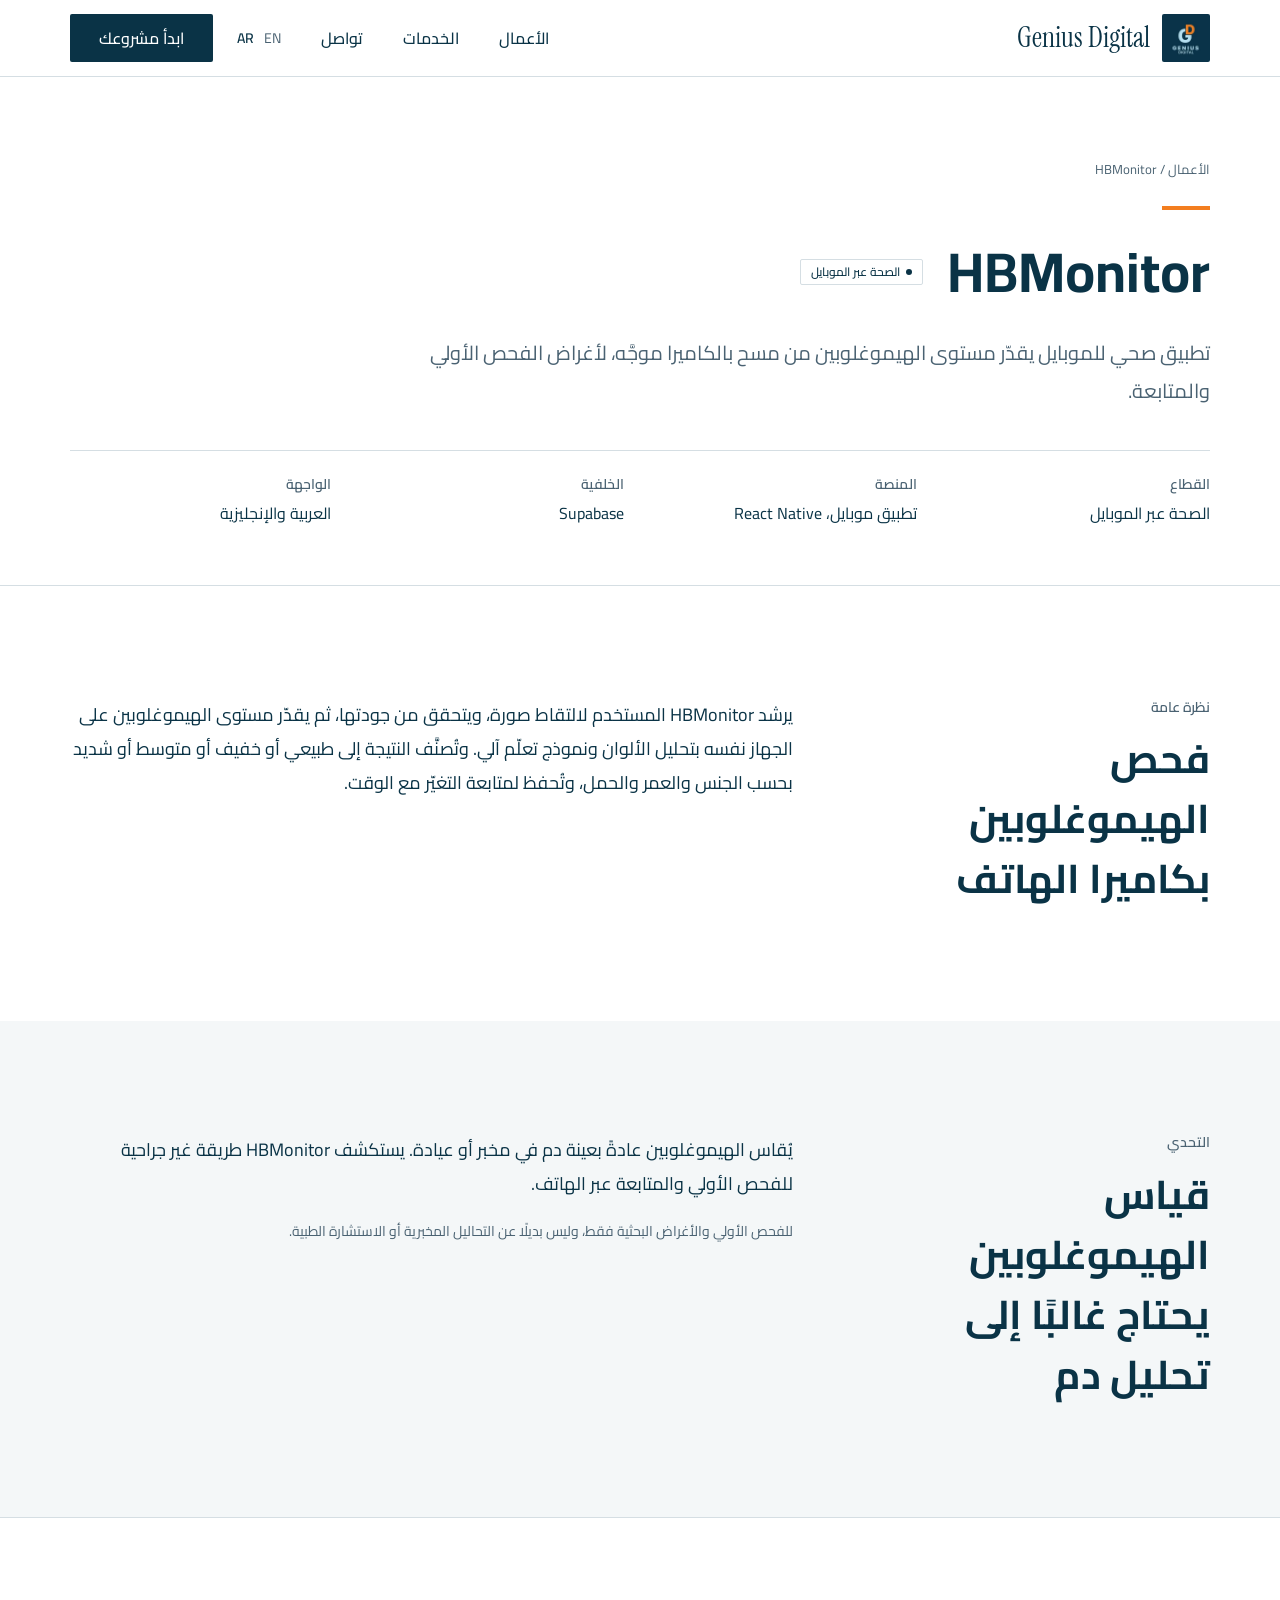
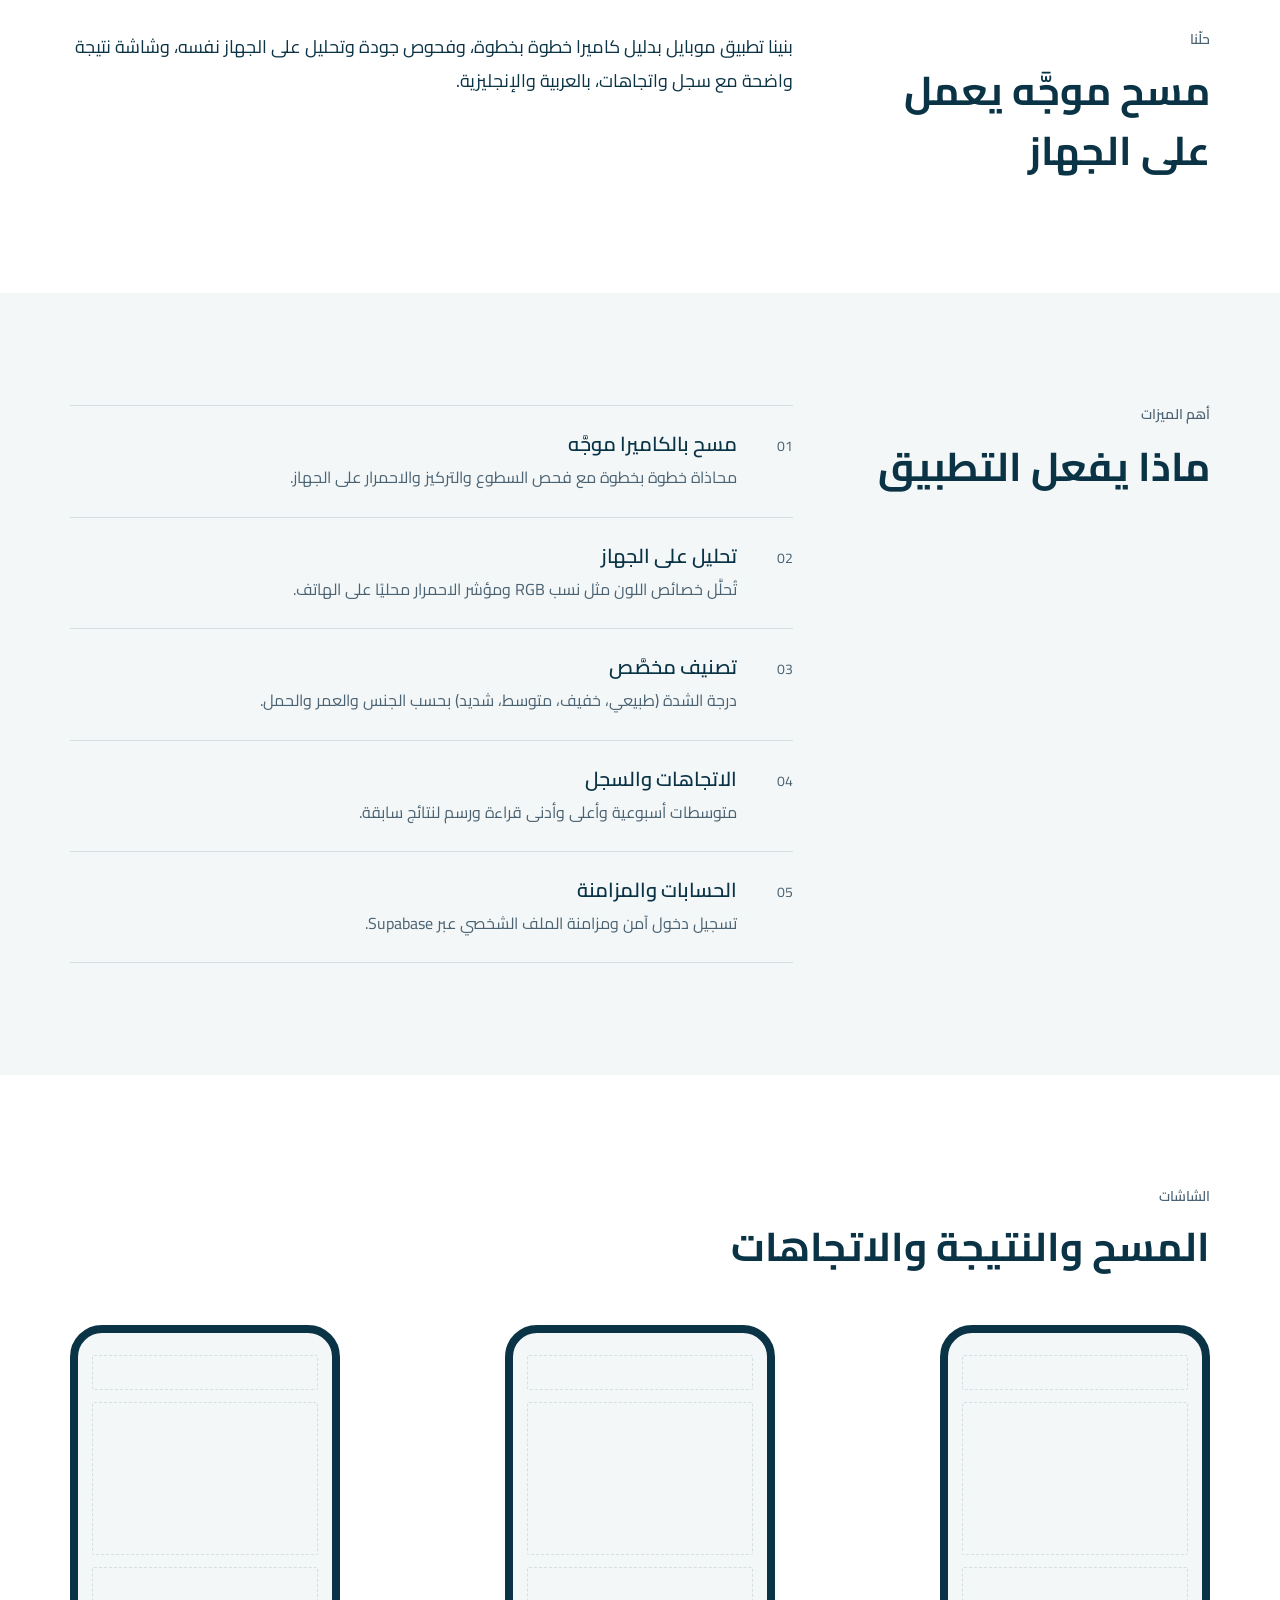
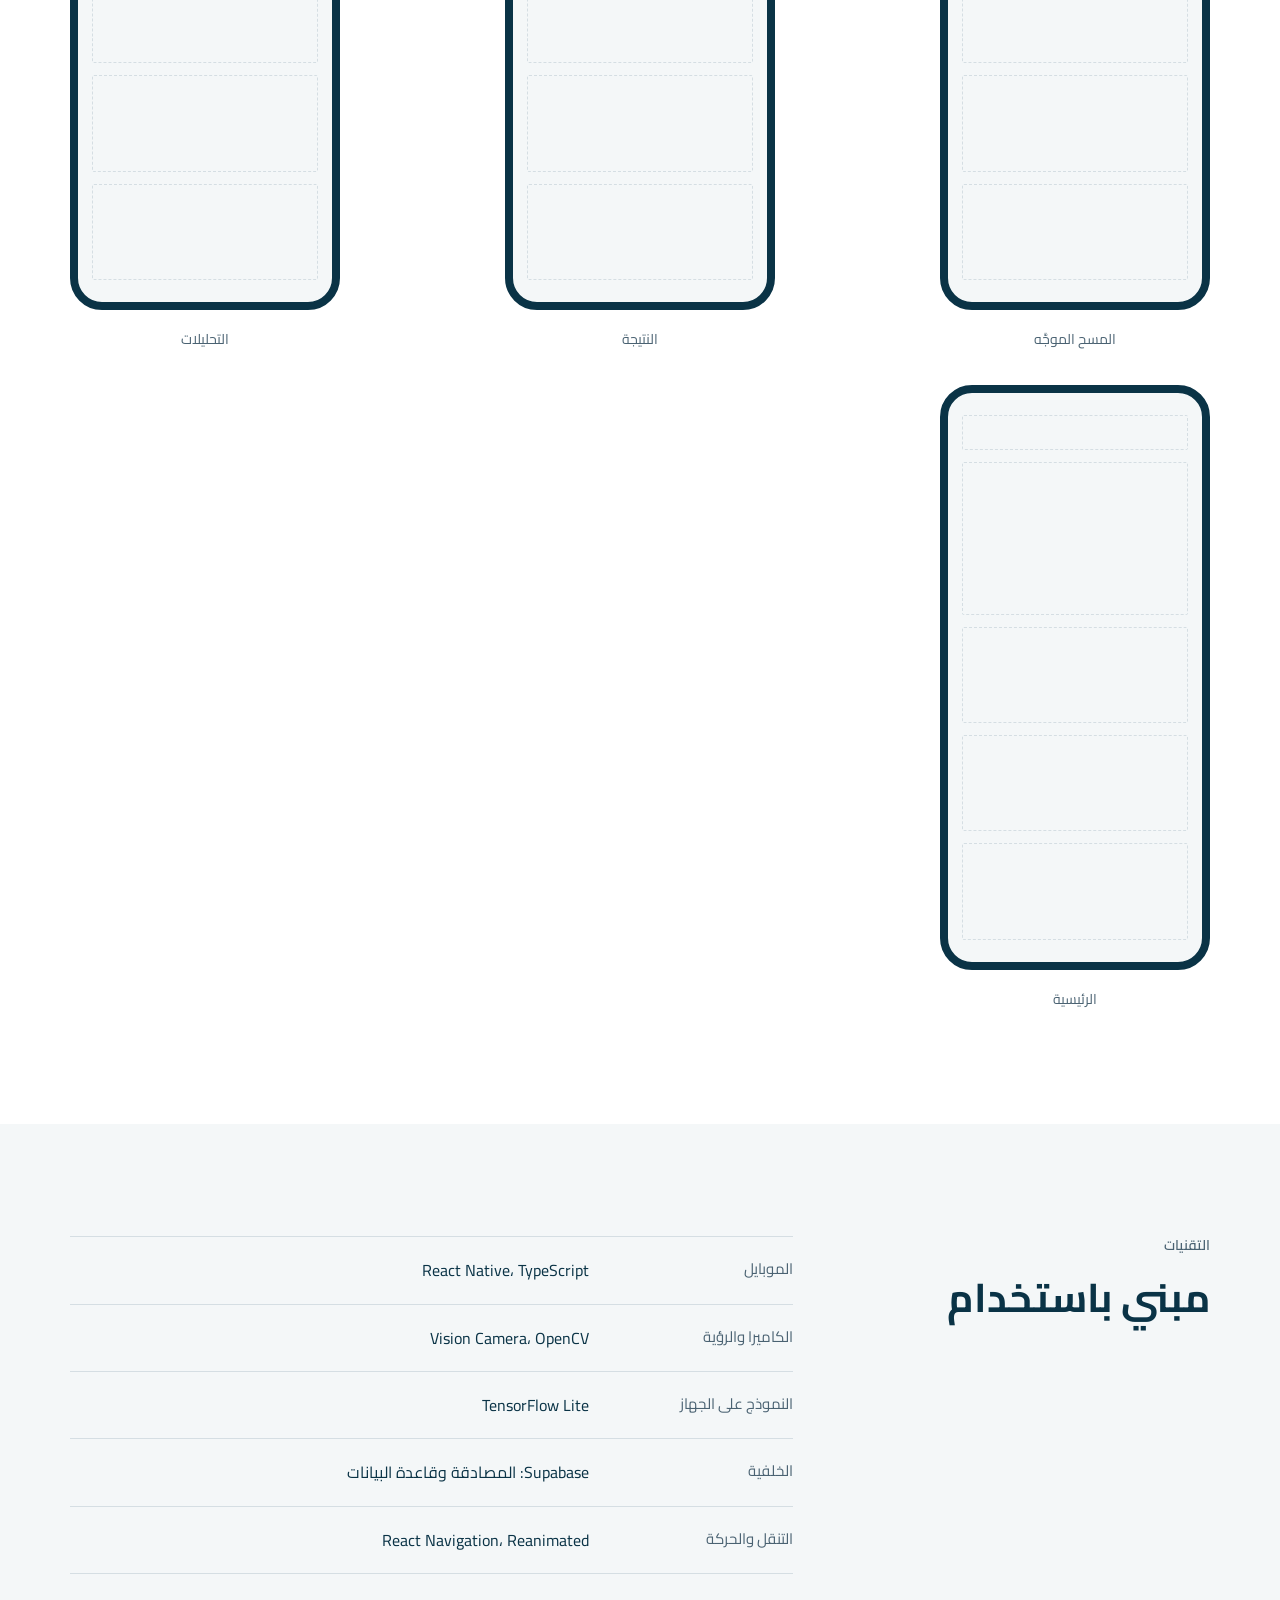
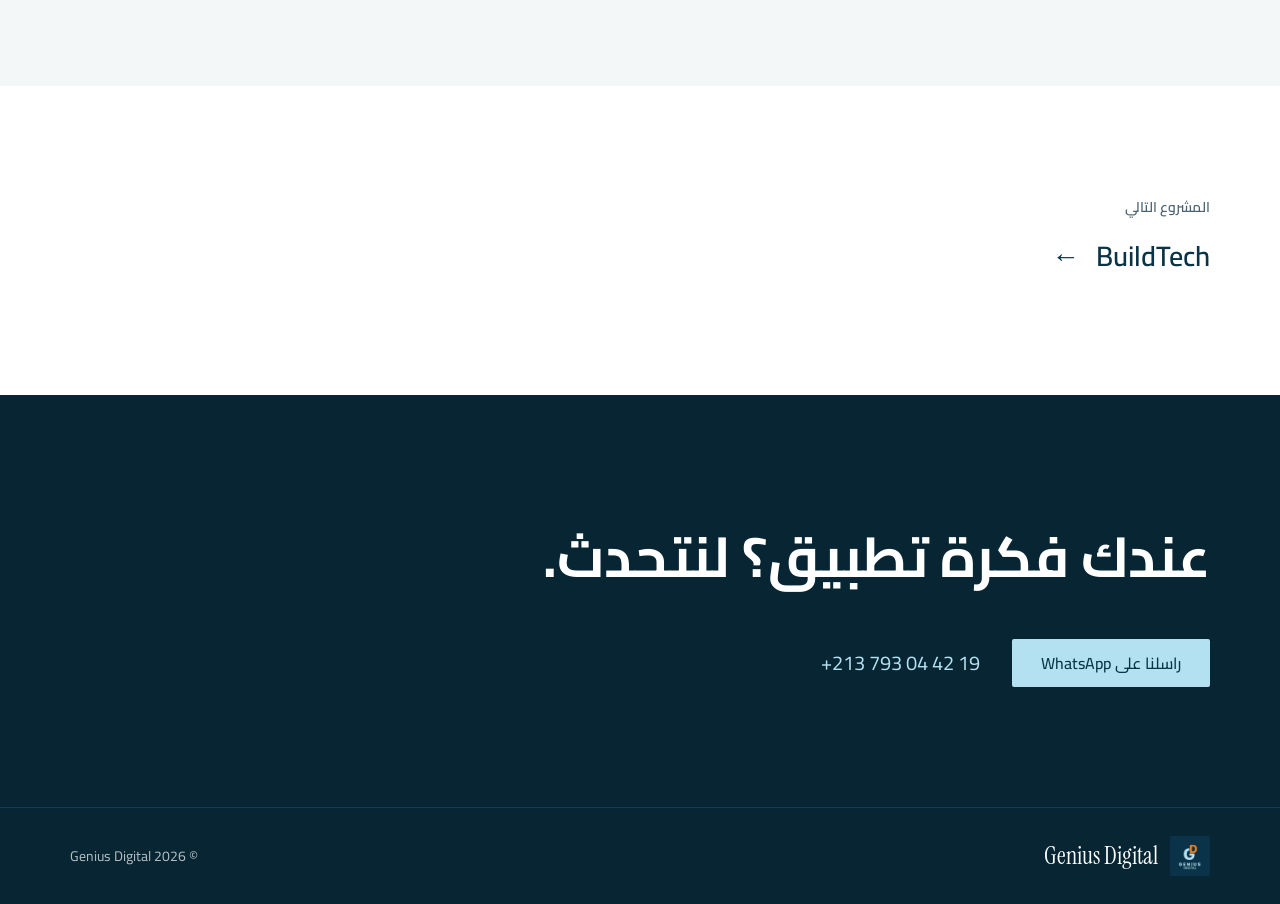
<file: genius-digital-site/genius-digital/ar/work/hbmonitor.html>
<!doctype html>
<html lang="ar" dir="rtl">
<head>
<meta charset="utf-8">
<meta name="viewport" content="width=device-width,initial-scale=1">
<title>دراسة حالة HBMonitor | Genius Digital</title>
<meta name="description" content="HBMonitor تطبيق صحي للموبايل يقدّر مستوى الهيموغلوبين من مسح بالكاميرا موجَّه، لأغراض الفحص الأولي والمتابعة.">
<meta name="theme-color" content="#0A3346">
<link rel="canonical" href="https://aymenbech.github.io/ar/work/hbmonitor.html">
<link rel="alternate" hreflang="ar" href="https://aymenbech.github.io/ar/work/hbmonitor.html">
<link rel="alternate" hreflang="en" href="https://aymenbech.github.io/en/work/hbmonitor.html">
<link rel="alternate" hreflang="x-default" href="https://aymenbech.github.io/ar/work/hbmonitor.html">
<meta property="og:type" content="website">
<meta property="og:site_name" content="Genius Digital">
<meta property="og:title" content="دراسة حالة HBMonitor | Genius Digital">
<meta property="og:description" content="HBMonitor تطبيق صحي للموبايل يقدّر مستوى الهيموغلوبين من مسح بالكاميرا موجَّه، لأغراض الفحص الأولي والمتابعة.">
<meta property="og:url" content="https://aymenbech.github.io/ar/work/hbmonitor.html">
<meta property="og:image" content="https://aymenbech.github.io/assets/img/og-image.png">
<meta property="og:locale" content="ar_DZ">
<meta name="twitter:card" content="summary_large_image">
<link rel="icon" type="image/png" href="../../assets/img/favicon.png">
<link rel="apple-touch-icon" href="../../assets/img/apple-touch-icon.png">
<link rel="preconnect" href="https://fonts.googleapis.com">
<link rel="preconnect" href="https://fonts.gstatic.com" crossorigin>
<link href="https://fonts.googleapis.com/css2?family=Cairo:wght@400;500;600;700&family=Inter:wght@400;500;600&family=Instrument+Serif&display=swap" rel="stylesheet">
<link rel="stylesheet" href="../../assets/css/styles.css">
<script>document.documentElement.className='js';</script>
<script defer src="../../assets/js/main.js"></script>
<script type="application/ld+json">{"@context": "https://schema.org", "@type": "CreativeWork", "name": "HBMonitor", "description": "HBMonitor تطبيق صحي للموبايل يقدّر مستوى الهيموغلوبين من مسح بالكاميرا موجَّه، لأغراض الفحص الأولي والمتابعة.", "creator": {"@type": "Organization", "name": "Genius Digital"}, "inLanguage": "ar"}</script>
</head>
<body>
<a class="skip" href="#main">انتقل إلى المحتوى</a>
<header class="site-header">
<div class="wrap">
<a class="logo" href="../index.html" aria-label="Genius Digital"><img src="../../assets/img/logo.jpg" width="48" height="48" alt=""><span>Genius Digital</span></a>
<button class="menu-toggle" type="button" aria-expanded="false" aria-controls="site-nav">القائمة</button>
<nav class="nav" id="site-nav" aria-label="القائمة">
<a class="link" href="../index.html#work">الأعمال</a><a class="link" href="../index.html#services">الخدمات</a><a class="link" href="../index.html#contact">تواصل</a>
<div class="actions">
<div class="lang"><a href="../../en/work/hbmonitor.html" hreflang="en" lang="en">EN</a><span aria-current="true">AR</span></div>
<a class="btn btn-primary" href="https://wa.me/213793044219?text=%D9%85%D8%B1%D8%AD%D8%A8%D9%8B%D8%A7%D8%8C%20%D8%A3%D8%B1%D9%8A%D8%AF%20%D8%A7%D9%84%D8%A8%D8%AF%D8%A1%20%D9%81%D9%8A%20%D9%85%D8%B4%D8%B1%D9%88%D8%B9%20%D8%AA%D8%B7%D8%A8%D9%8A%D9%82%20%D9%85%D8%B9%20Genius%20Digital." rel="noopener">ابدأ مشروعك</a>
</div>
</nav>
</div>
</header>
<main id="main">
<section class="case-hero">
<div class="wrap">
<p class="crumb"><a href="../index.html#work">الأعمال</a> / HBMonitor</p>
<div class="accent-bar" style="margin-block-start:24px" aria-hidden="true"></div>
<div class="case-title"><h1 class="display">HBMonitor</h1><span class="badge">الصحة عبر الموبايل</span></div>
<p class="lead">تطبيق صحي للموبايل يقدّر مستوى الهيموغلوبين من مسح بالكاميرا موجَّه، لأغراض الفحص الأولي والمتابعة.</p>
<dl class="meta"><div><dt class="label">القطاع</dt><dd>الصحة عبر الموبايل</dd></div><div><dt class="label">المنصة</dt><dd>تطبيق موبايل، React Native</dd></div><div><dt class="label">الخلفية</dt><dd>Supabase</dd></div><div><dt class="label">الواجهة</dt><dd>العربية والإنجليزية</dd></div></dl>
</div>
</section>
<section class="section bordered"><div class="wrap block"><div><p class="label">نظرة عامة</p><h2 class="h2">فحص الهيموغلوبين بكاميرا الهاتف</h2></div><div class="reveal"><p>يرشد HBMonitor المستخدم لالتقاط صورة، ويتحقق من جودتها، ثم يقدّر مستوى الهيموغلوبين على الجهاز نفسه بتحليل الألوان ونموذج تعلّم آلي. وتُصنَّف النتيجة إلى طبيعي أو خفيف أو متوسط أو شديد بحسب الجنس والعمر والحمل، وتُحفظ لمتابعة التغيّر مع الوقت.</p></div></div></section>
<section class="section paper"><div class="wrap block"><div><p class="label">التحدي</p><h2 class="h2">قياس الهيموغلوبين يحتاج غالبًا إلى تحليل دم</h2></div><div class="reveal"><p>يُقاس الهيموغلوبين عادةً بعينة دم في مخبر أو عيادة. يستكشف HBMonitor طريقة غير جراحية للفحص الأولي والمتابعة عبر الهاتف.</p><p class="disclaimer">للفحص الأولي والأغراض البحثية فقط، وليس بديلًا عن التحاليل المخبرية أو الاستشارة الطبية.</p></div></div></section>
<section class="section bordered"><div class="wrap block"><div><p class="label">حلّنا</p><h2 class="h2">مسح موجَّه يعمل على الجهاز</h2></div><div class="reveal"><p>بنينا تطبيق موبايل بدليل كاميرا خطوة بخطوة، وفحوص جودة وتحليل على الجهاز نفسه، وشاشة نتيجة واضحة مع سجل واتجاهات، بالعربية والإنجليزية.</p></div></div></section>
<section class="section paper">
<div class="wrap block"><div><p class="label">أهم الميزات</p><h2 class="h2">ماذا يفعل التطبيق</h2></div><ul><li class="feat"><span class="n">01</span><div><h3 class="h4">مسح بالكاميرا موجَّه</h3><p>محاذاة خطوة بخطوة مع فحص السطوع والتركيز والاحمرار على الجهاز.</p></div></li><li class="feat"><span class="n">02</span><div><h3 class="h4">تحليل على الجهاز</h3><p>تُحلَّل خصائص اللون مثل نسب RGB ومؤشر الاحمرار محليًا على الهاتف.</p></div></li><li class="feat"><span class="n">03</span><div><h3 class="h4">تصنيف مخصَّص</h3><p>درجة الشدة (طبيعي، خفيف، متوسط، شديد) بحسب الجنس والعمر والحمل.</p></div></li><li class="feat"><span class="n">04</span><div><h3 class="h4">الاتجاهات والسجل</h3><p>متوسطات أسبوعية وأعلى وأدنى قراءة ورسم لنتائج سابقة.</p></div></li><li class="feat"><span class="n">05</span><div><h3 class="h4">الحسابات والمزامنة</h3><p>تسجيل دخول آمن ومزامنة الملف الشخصي عبر Supabase.</p></div></li></ul></div>
</section>
<section class="section">
<div class="wrap"><p class="label">الشاشات</p><h2 class="h2" style="margin-block-start:10px">المسح والنتيجة والاتجاهات</h2><div class="phones"><figure><div class="phone" role="img" aria-label="المسح الموجَّه"><i></i><i></i><i></i><i></i><i></i></div><figcaption>المسح الموجَّه</figcaption></figure><figure><div class="phone" role="img" aria-label="النتيجة"><i></i><i></i><i></i><i></i><i></i></div><figcaption>النتيجة</figcaption></figure><figure><div class="phone" role="img" aria-label="التحليلات"><i></i><i></i><i></i><i></i><i></i></div><figcaption>التحليلات</figcaption></figure><figure><div class="phone" role="img" aria-label="الرئيسية"><i></i><i></i><i></i><i></i><i></i></div><figcaption>الرئيسية</figcaption></figure></div></div>
</section>
<section class="section paper">
<div class="wrap block"><div><p class="label">التقنيات</p><h2 class="h2">مبني باستخدام</h2></div><dl><div class="tech"><dt>الموبايل</dt><dd>React Native، TypeScript</dd></div><div class="tech"><dt>الكاميرا والرؤية</dt><dd>Vision Camera، OpenCV</dd></div><div class="tech"><dt>النموذج على الجهاز</dt><dd>TensorFlow Lite</dd></div><div class="tech"><dt>الخلفية</dt><dd>Supabase: المصادقة وقاعدة البيانات</dd></div><div class="tech"><dt>التنقل والحركة</dt><dd>React Navigation، Reanimated</dd></div></dl></div>
</section>
<section class="section">
<div class="wrap"><p class="label">المشروع التالي</p><a class="next" href="buildtech.html"><span class="h3">BuildTech</span><span class="arrow" aria-hidden="true">→</span></a></div>
</section>
</main>
<section class="cta darker dark" id="contact">
<div class="wrap">
<h2 class="display reveal">عندك فكرة تطبيق؟ لنتحدث.</h2>
<div class="cta-row reveal">
<a class="btn btn-ondark" href="https://wa.me/213793044219?text=%D9%85%D8%B1%D8%AD%D8%A8%D9%8B%D8%A7%D8%8C%20%D8%B1%D8%A3%D9%8A%D8%AA%20%D9%85%D8%B4%D8%B1%D9%88%D8%B9%20HBMonitor%20%D9%88%D8%A3%D8%B1%D9%8A%D8%AF%20%D8%A7%D9%84%D8%AD%D8%AF%D9%8A%D8%AB%20%D8%B9%D9%86%20%D8%AA%D8%B7%D8%A8%D9%8A%D9%82%20%D9%85%D8%B4%D8%A7%D8%A8%D9%87." rel="noopener">راسلنا على WhatsApp</a>
<a class="cta-phone" href="tel:+213793044219">+213 793 04 42 19</a>
</div>
</div>
</section>
<footer class="site-footer">
<div class="wrap">
<span class="logo"><img src="../../assets/img/logo.jpg" width="40" height="40" alt=""><span>Genius Digital</span></span>
<small>© 2026 Genius Digital</small>
</div>
</footer>
</body>
</html>
</file>
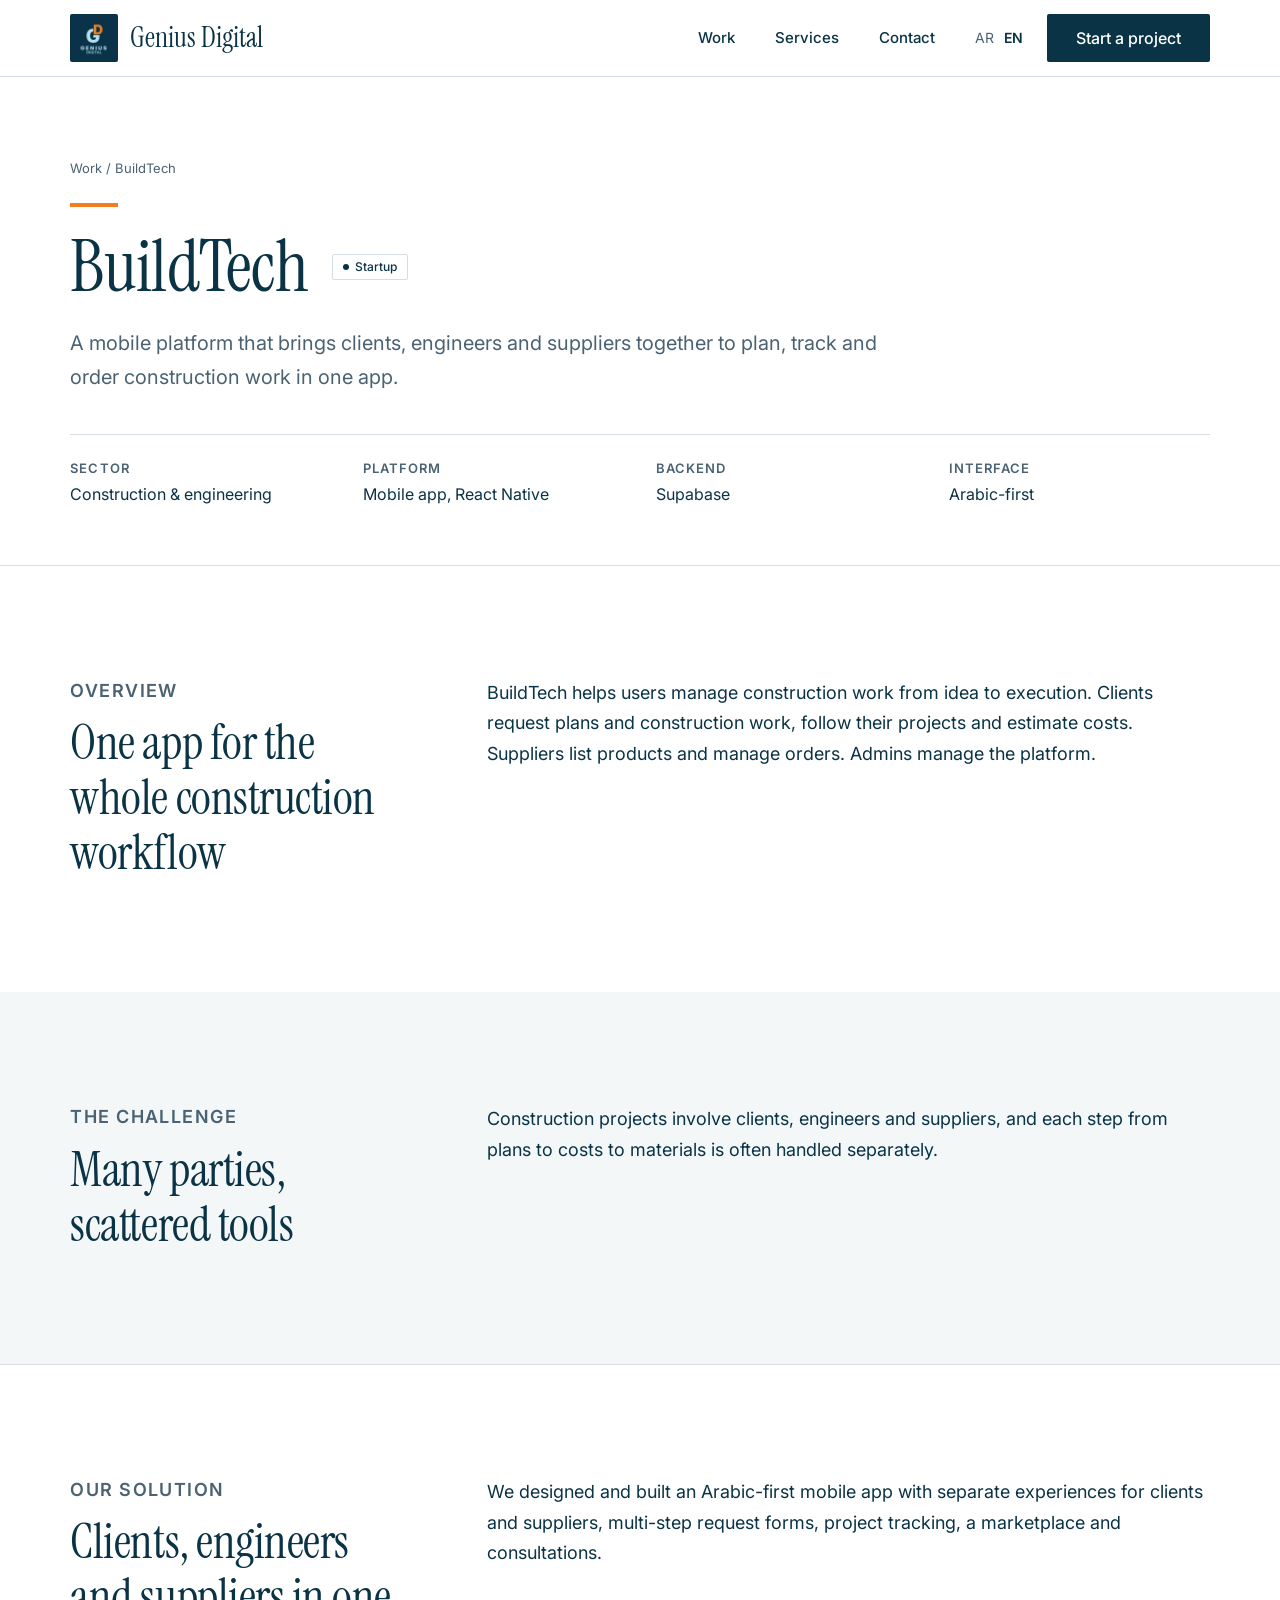
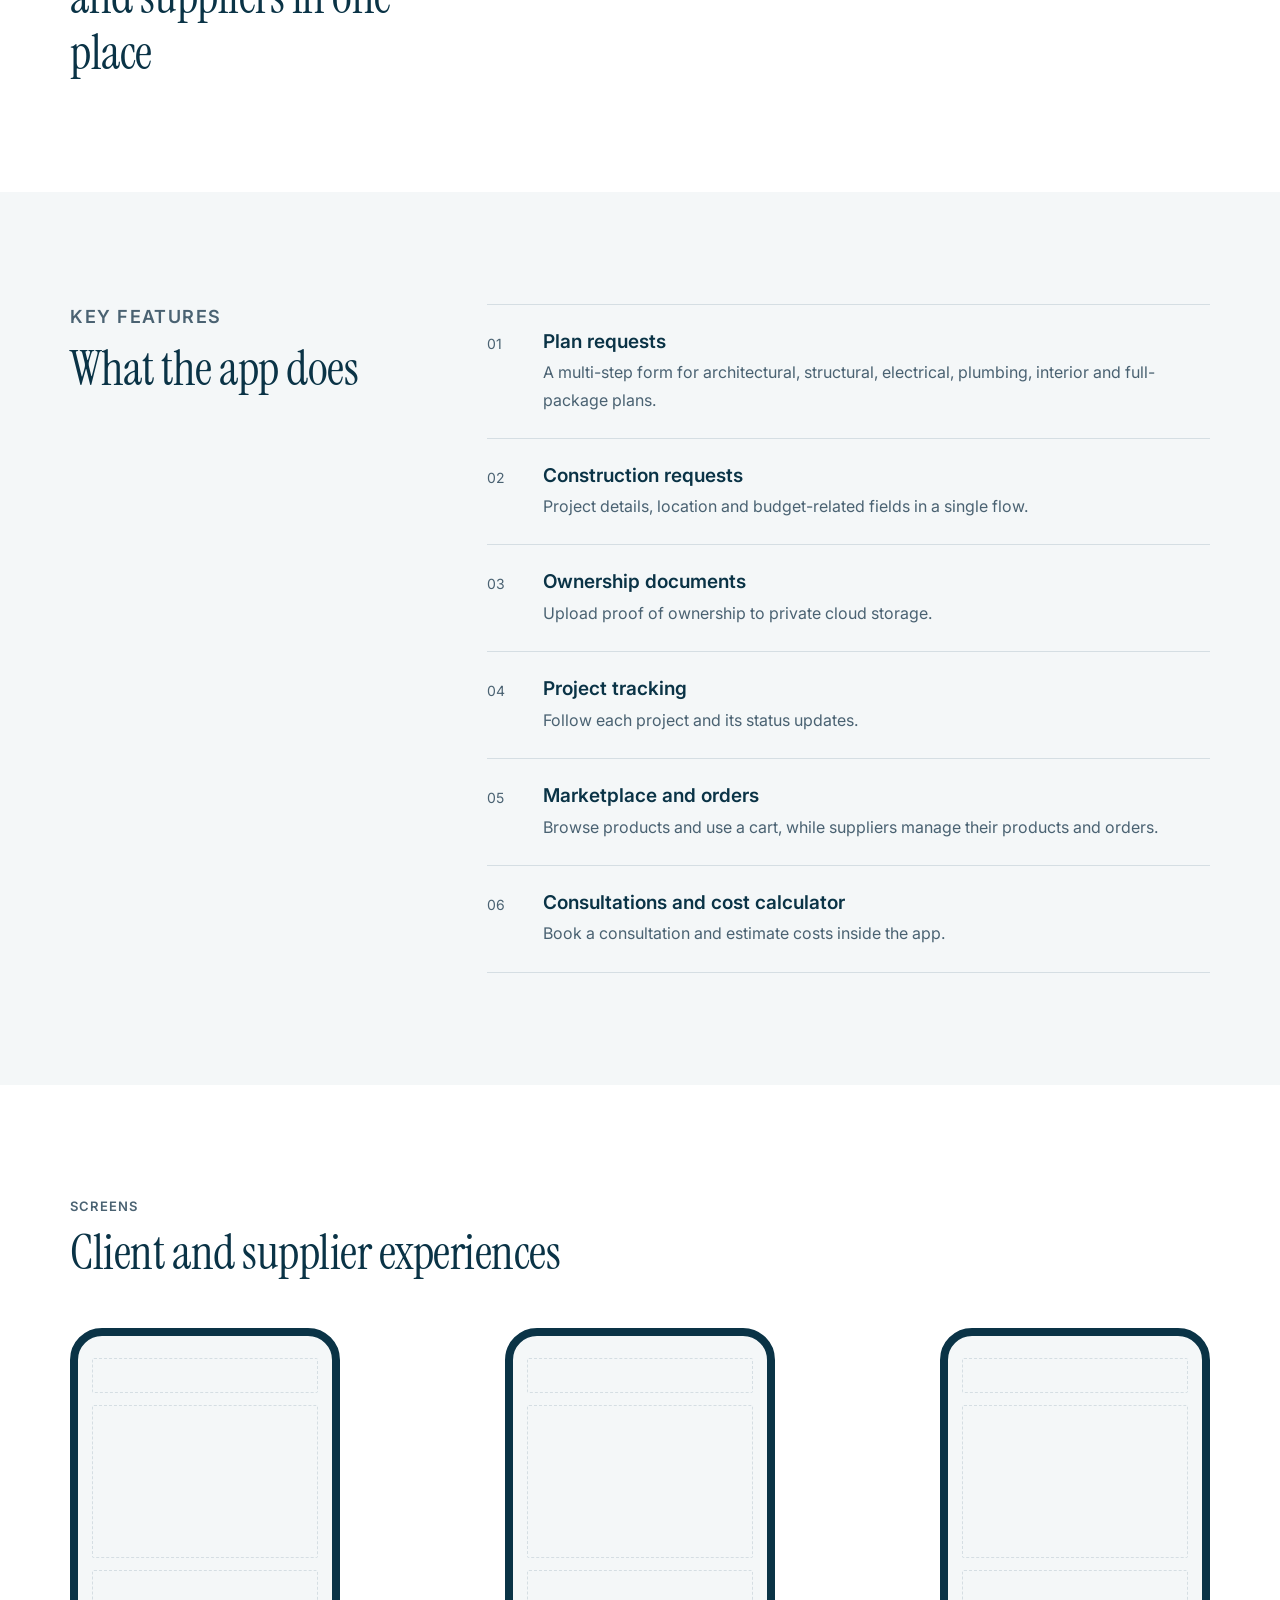
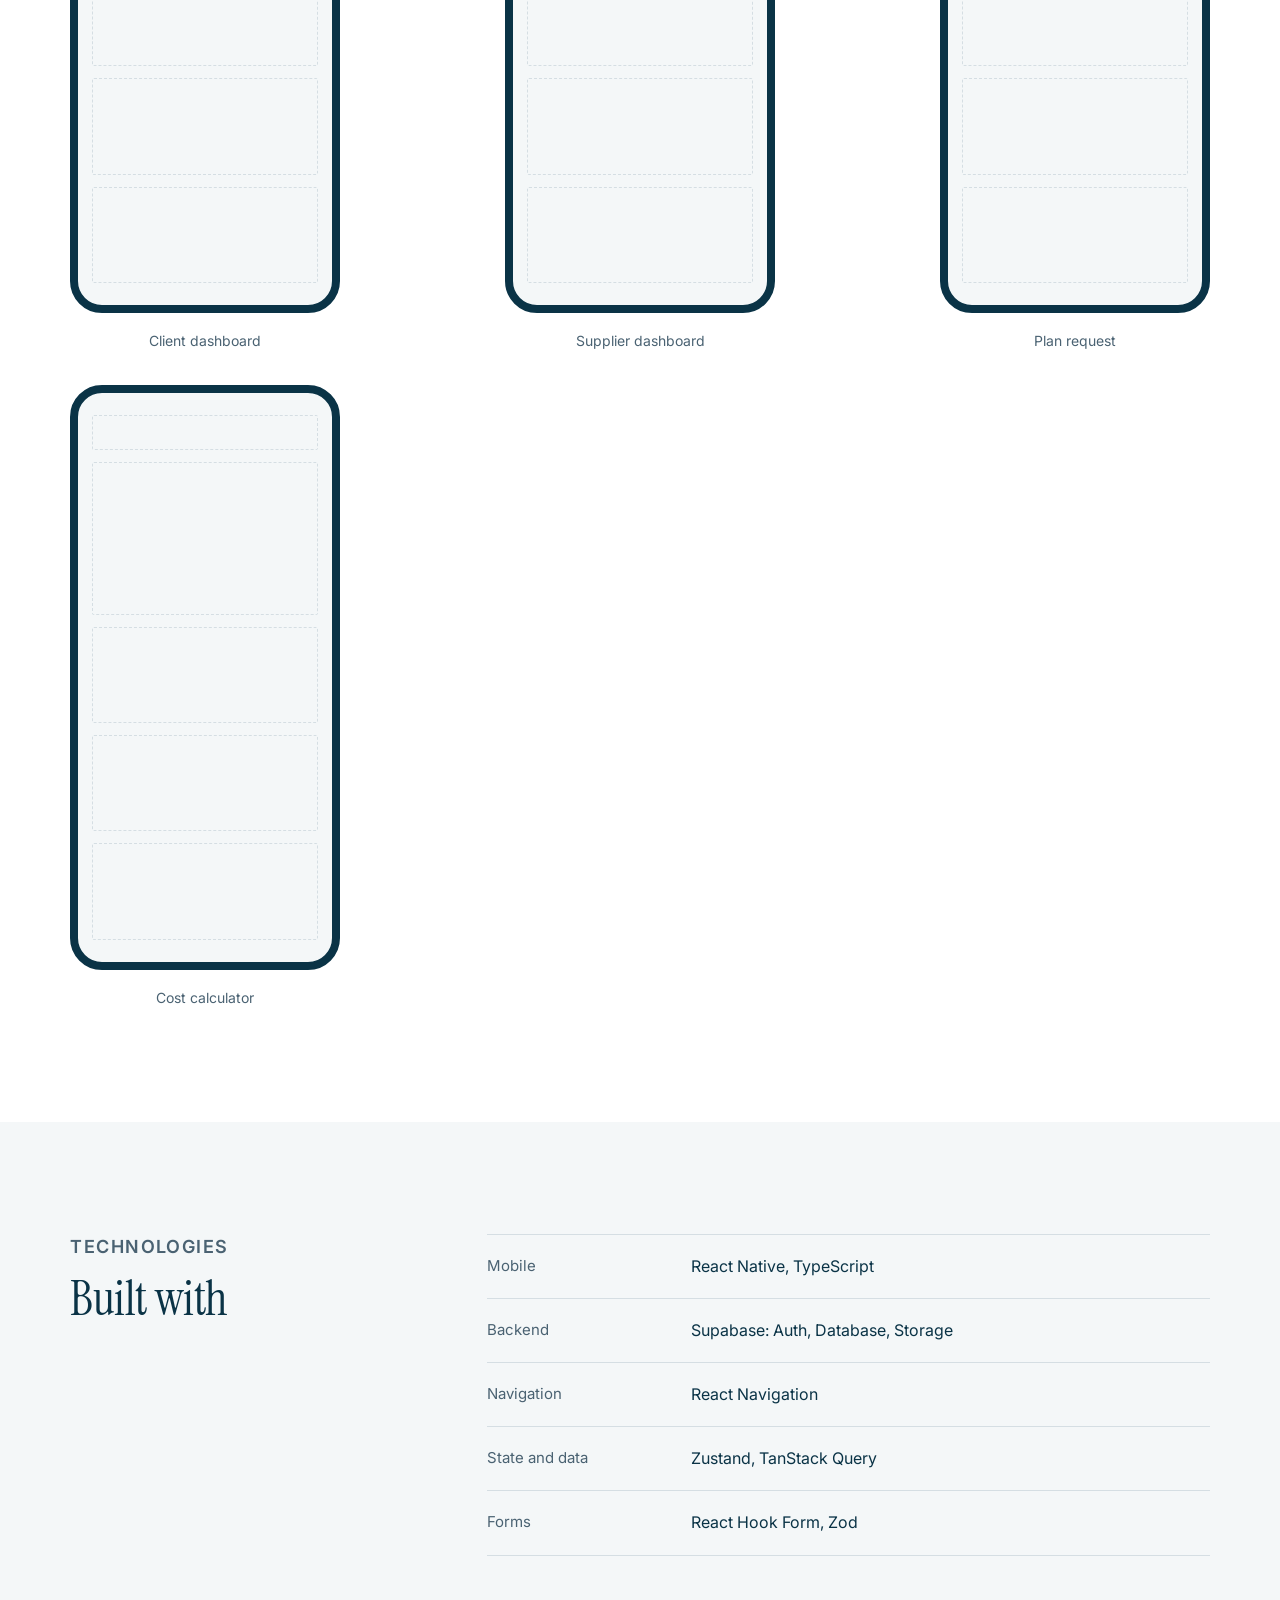
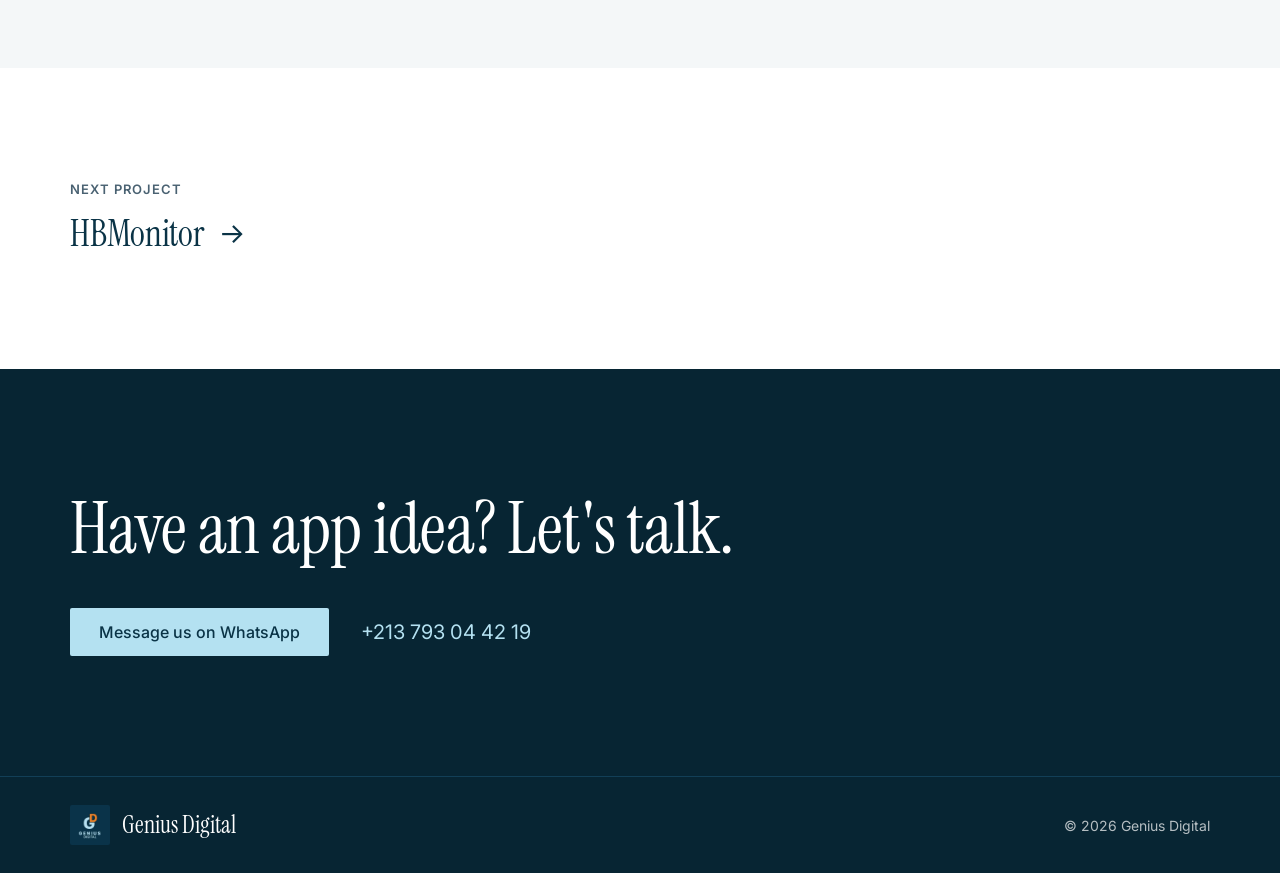
<file: genius-digital-site/genius-digital/en/work/buildtech.html>
<!doctype html>
<html lang="en" dir="ltr">
<head>
<meta charset="utf-8">
<meta name="viewport" content="width=device-width,initial-scale=1">
<title>BuildTech case study | Genius Digital</title>
<meta name="description" content="BuildTech is a mobile platform that brings clients, engineers and suppliers together to plan, track and order construction work.">
<meta name="theme-color" content="#0A3346">
<link rel="canonical" href="https://aymenbech.github.io/en/work/buildtech.html">
<link rel="alternate" hreflang="en" href="https://aymenbech.github.io/en/work/buildtech.html">
<link rel="alternate" hreflang="ar" href="https://aymenbech.github.io/ar/work/buildtech.html">
<link rel="alternate" hreflang="x-default" href="https://aymenbech.github.io/ar/work/buildtech.html">
<meta property="og:type" content="website">
<meta property="og:site_name" content="Genius Digital">
<meta property="og:title" content="BuildTech case study | Genius Digital">
<meta property="og:description" content="BuildTech is a mobile platform that brings clients, engineers and suppliers together to plan, track and order construction work.">
<meta property="og:url" content="https://aymenbech.github.io/en/work/buildtech.html">
<meta property="og:image" content="https://aymenbech.github.io/assets/img/og-image.png">
<meta property="og:locale" content="en_US">
<meta name="twitter:card" content="summary_large_image">
<link rel="icon" type="image/png" href="../../assets/img/favicon.png">
<link rel="apple-touch-icon" href="../../assets/img/apple-touch-icon.png">
<link rel="preconnect" href="https://fonts.googleapis.com">
<link rel="preconnect" href="https://fonts.gstatic.com" crossorigin>
<link href="https://fonts.googleapis.com/css2?family=Cairo:wght@400;500;600;700&family=Inter:wght@400;500;600&family=Instrument+Serif&display=swap" rel="stylesheet">
<link rel="stylesheet" href="../../assets/css/styles.css">
<script>document.documentElement.className='js';</script>
<script defer src="../../assets/js/main.js"></script>
<script type="application/ld+json">{"@context": "https://schema.org", "@type": "CreativeWork", "name": "BuildTech", "description": "BuildTech is a mobile platform that brings clients, engineers and suppliers together to plan, track and order construction work.", "creator": {"@type": "Organization", "name": "Genius Digital"}, "inLanguage": "en"}</script>
</head>
<body>
<a class="skip" href="#main">Skip to content</a>
<header class="site-header">
<div class="wrap">
<a class="logo" href="../index.html" aria-label="Genius Digital"><img src="../../assets/img/logo.jpg" width="48" height="48" alt=""><span>Genius Digital</span></a>
<button class="menu-toggle" type="button" aria-expanded="false" aria-controls="site-nav">Menu</button>
<nav class="nav" id="site-nav" aria-label="Menu">
<a class="link" href="../index.html#work">Work</a><a class="link" href="../index.html#services">Services</a><a class="link" href="../index.html#contact">Contact</a>
<div class="actions">
<div class="lang"><a href="../../ar/work/buildtech.html" hreflang="ar" lang="ar">AR</a><span aria-current="true">EN</span></div>
<a class="btn btn-primary" href="https://wa.me/213793044219?text=Hello%2C%20I%20would%20like%20to%20start%20an%20app%20project%20with%20Genius%20Digital." rel="noopener">Start a project</a>
</div>
</nav>
</div>
</header>
<main id="main">
<section class="case-hero">
<div class="wrap">
<p class="crumb"><a href="../index.html#work">Work</a> / BuildTech</p>
<div class="accent-bar" style="margin-block-start:24px" aria-hidden="true"></div>
<div class="case-title"><h1 class="display">BuildTech</h1><span class="badge">Startup</span></div>
<p class="lead">A mobile platform that brings clients, engineers and suppliers together to plan, track and order construction work in one app.</p>
<dl class="meta"><div><dt class="label">Sector</dt><dd>Construction &amp; engineering</dd></div><div><dt class="label">Platform</dt><dd>Mobile app, React Native</dd></div><div><dt class="label">Backend</dt><dd>Supabase</dd></div><div><dt class="label">Interface</dt><dd>Arabic-first</dd></div></dl>
</div>
</section>
<section class="section bordered"><div class="wrap block"><div><p class="label">Overview</p><h2 class="h2">One app for the whole construction workflow</h2></div><div class="reveal"><p>BuildTech helps users manage construction work from idea to execution. Clients request plans and construction work, follow their projects and estimate costs. Suppliers list products and manage orders. Admins manage the platform.</p></div></div></section>
<section class="section paper"><div class="wrap block"><div><p class="label">The challenge</p><h2 class="h2">Many parties, scattered tools</h2></div><div class="reveal"><p>Construction projects involve clients, engineers and suppliers, and each step from plans to costs to materials is often handled separately.</p></div></div></section>
<section class="section bordered"><div class="wrap block"><div><p class="label">Our solution</p><h2 class="h2">Clients, engineers and suppliers in one place</h2></div><div class="reveal"><p>We designed and built an Arabic-first mobile app with separate experiences for clients and suppliers, multi-step request forms, project tracking, a marketplace and consultations.</p></div></div></section>
<section class="section paper">
<div class="wrap block"><div><p class="label">Key features</p><h2 class="h2">What the app does</h2></div><ul><li class="feat"><span class="n">01</span><div><h3 class="h4">Plan requests</h3><p>A multi-step form for architectural, structural, electrical, plumbing, interior and full-package plans.</p></div></li><li class="feat"><span class="n">02</span><div><h3 class="h4">Construction requests</h3><p>Project details, location and budget-related fields in a single flow.</p></div></li><li class="feat"><span class="n">03</span><div><h3 class="h4">Ownership documents</h3><p>Upload proof of ownership to private cloud storage.</p></div></li><li class="feat"><span class="n">04</span><div><h3 class="h4">Project tracking</h3><p>Follow each project and its status updates.</p></div></li><li class="feat"><span class="n">05</span><div><h3 class="h4">Marketplace and orders</h3><p>Browse products and use a cart, while suppliers manage their products and orders.</p></div></li><li class="feat"><span class="n">06</span><div><h3 class="h4">Consultations and cost calculator</h3><p>Book a consultation and estimate costs inside the app.</p></div></li></ul></div>
</section>
<section class="section">
<div class="wrap"><p class="label">Screens</p><h2 class="h2" style="margin-block-start:10px">Client and supplier experiences</h2><div class="phones"><figure><div class="phone" role="img" aria-label="Client dashboard"><i></i><i></i><i></i><i></i><i></i></div><figcaption>Client dashboard</figcaption></figure><figure><div class="phone" role="img" aria-label="Supplier dashboard"><i></i><i></i><i></i><i></i><i></i></div><figcaption>Supplier dashboard</figcaption></figure><figure><div class="phone" role="img" aria-label="Plan request"><i></i><i></i><i></i><i></i><i></i></div><figcaption>Plan request</figcaption></figure><figure><div class="phone" role="img" aria-label="Cost calculator"><i></i><i></i><i></i><i></i><i></i></div><figcaption>Cost calculator</figcaption></figure></div></div>
</section>
<section class="section paper">
<div class="wrap block"><div><p class="label">Technologies</p><h2 class="h2">Built with</h2></div><dl><div class="tech"><dt>Mobile</dt><dd>React Native, TypeScript</dd></div><div class="tech"><dt>Backend</dt><dd>Supabase: Auth, Database, Storage</dd></div><div class="tech"><dt>Navigation</dt><dd>React Navigation</dd></div><div class="tech"><dt>State and data</dt><dd>Zustand, TanStack Query</dd></div><div class="tech"><dt>Forms</dt><dd>React Hook Form, Zod</dd></div></dl></div>
</section>
<section class="section">
<div class="wrap"><p class="label">Next project</p><a class="next" href="hbmonitor.html"><span class="h3">HBMonitor</span><span class="arrow" aria-hidden="true">→</span></a></div>
</section>
</main>
<section class="cta darker dark" id="contact">
<div class="wrap">
<h2 class="display reveal">Have an app idea? Let&#x27;s talk.</h2>
<div class="cta-row reveal">
<a class="btn btn-ondark" href="https://wa.me/213793044219?text=Hello%2C%20I%20saw%20the%20BuildTech%20project%20and%20I%20would%20like%20an%20app%20like%20it." rel="noopener">Message us on WhatsApp</a>
<a class="cta-phone" href="tel:+213793044219">+213 793 04 42 19</a>
</div>
</div>
</section>
<footer class="site-footer">
<div class="wrap">
<span class="logo"><img src="../../assets/img/logo.jpg" width="40" height="40" alt=""><span>Genius Digital</span></span>
<small>© 2026 Genius Digital</small>
</div>
</footer>
</body>
</html>
</file>
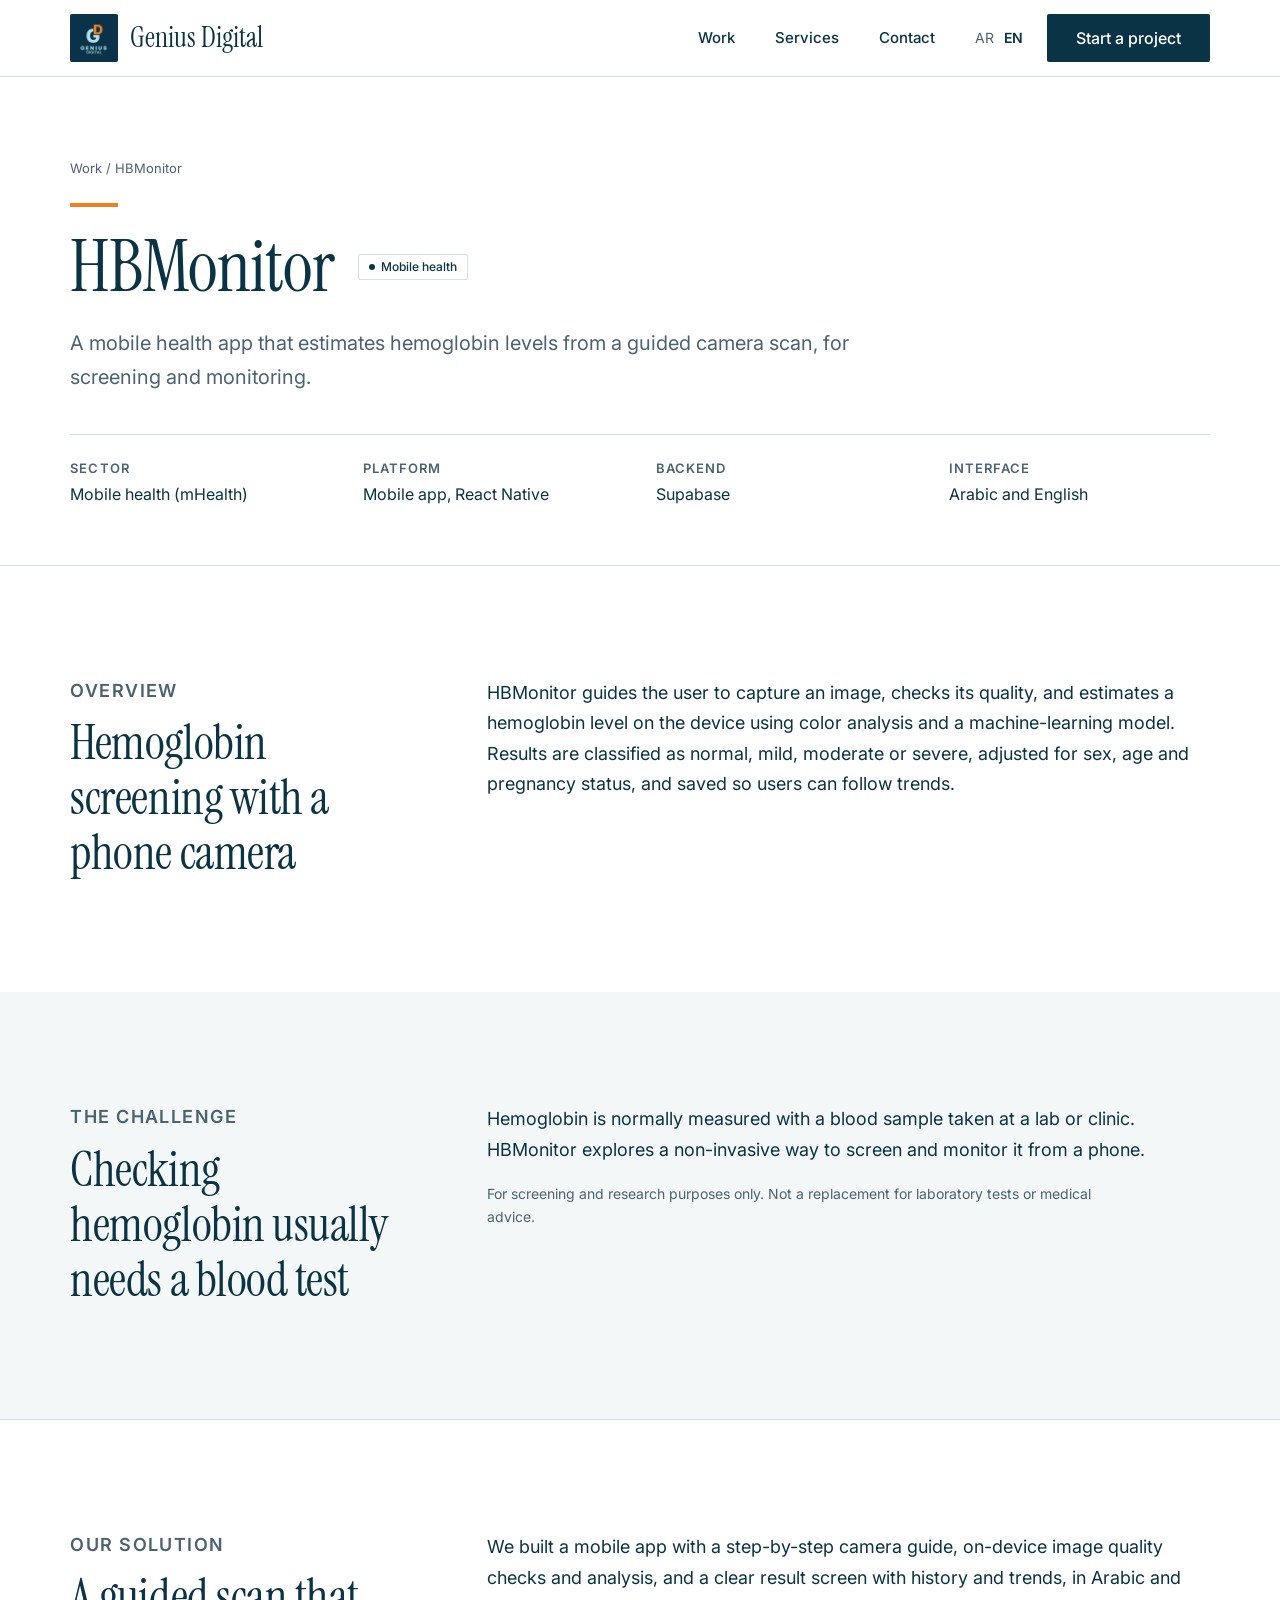
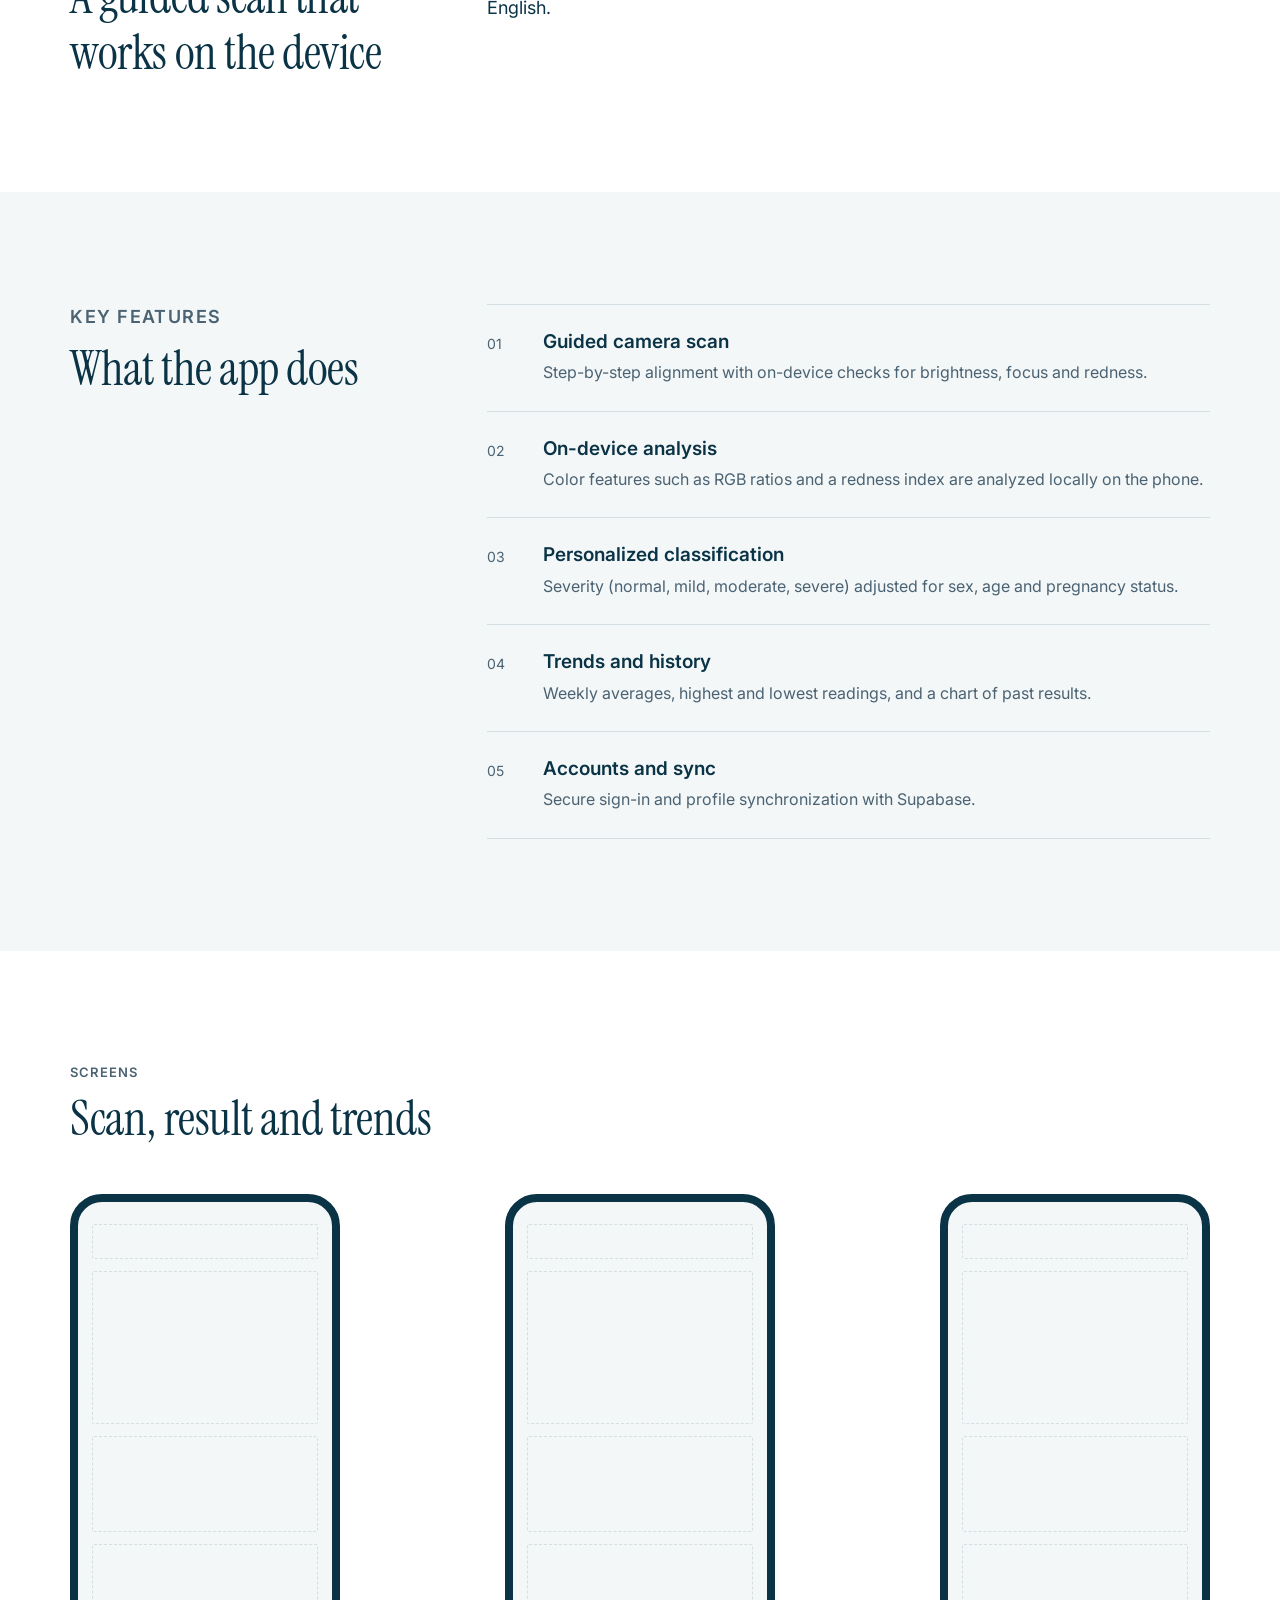
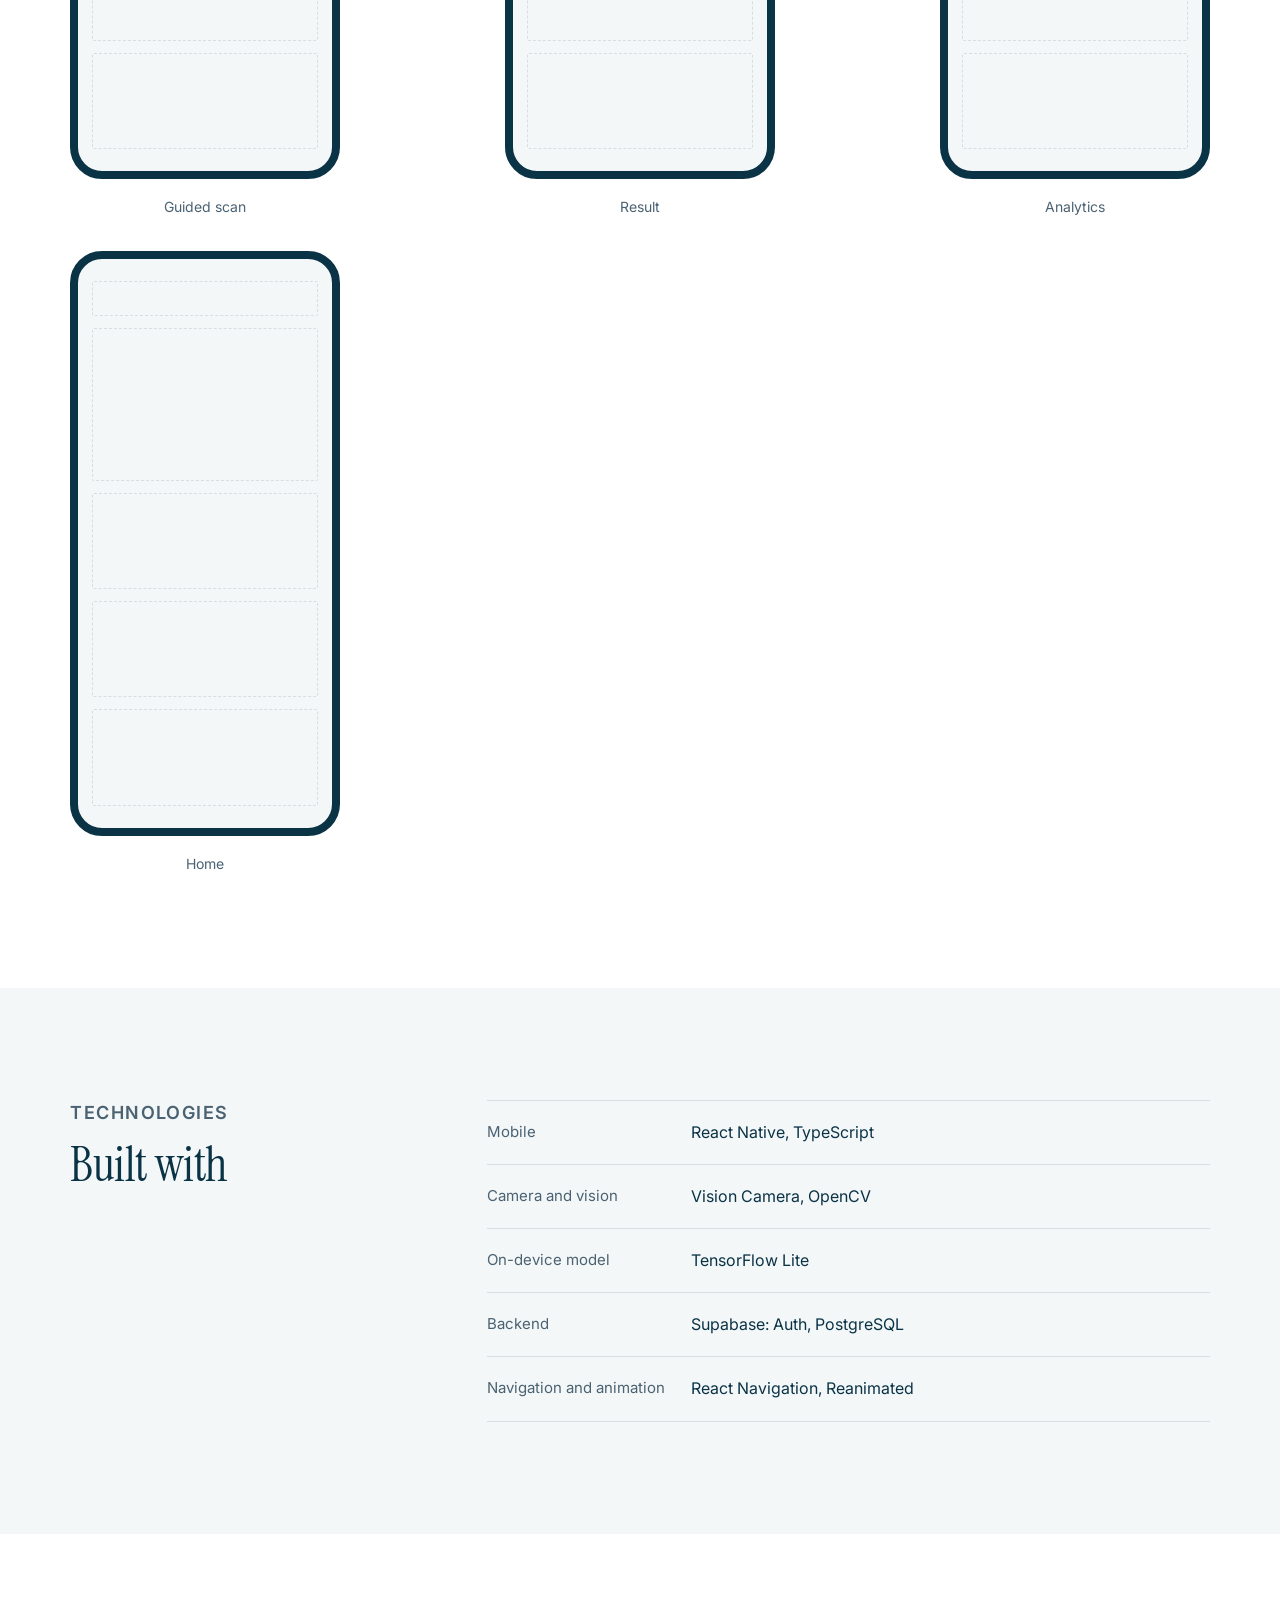
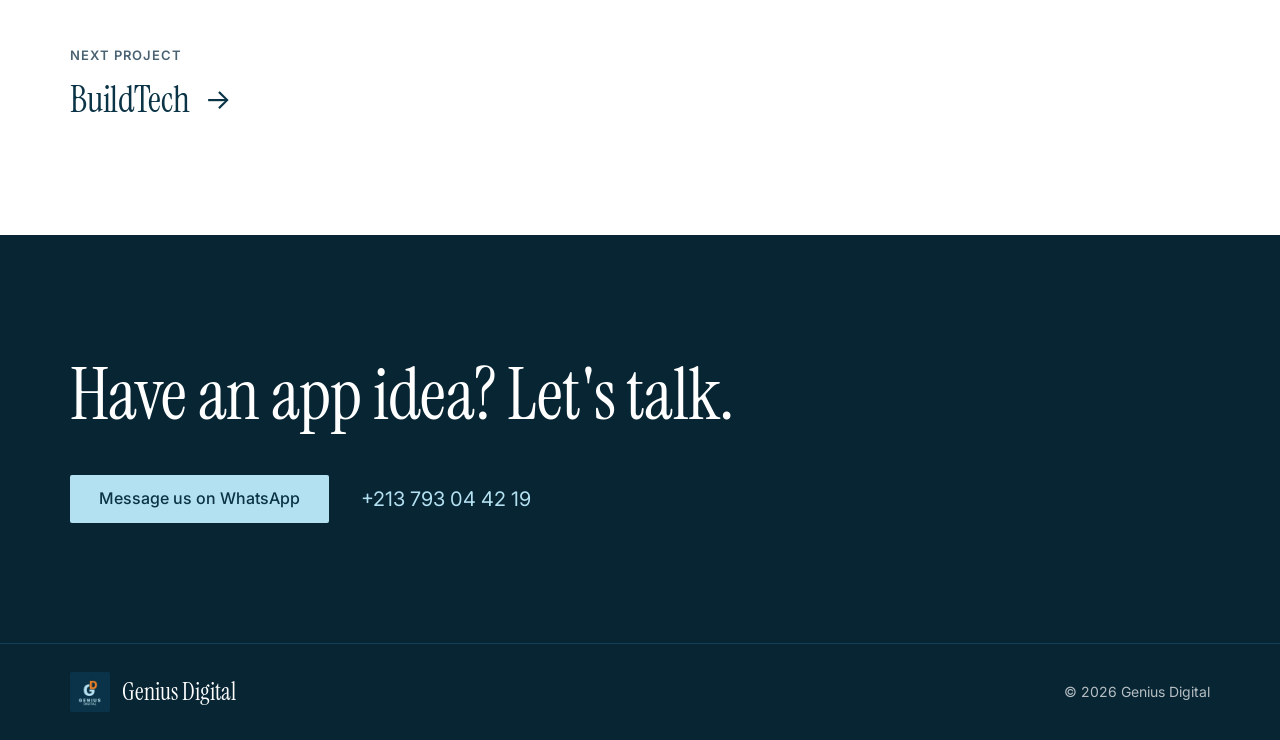
<file: genius-digital-site/genius-digital/en/work/hbmonitor.html>
<!doctype html>
<html lang="en" dir="ltr">
<head>
<meta charset="utf-8">
<meta name="viewport" content="width=device-width,initial-scale=1">
<title>HBMonitor case study | Genius Digital</title>
<meta name="description" content="HBMonitor is a mobile health app that estimates hemoglobin levels from a guided camera scan, for screening and monitoring.">
<meta name="theme-color" content="#0A3346">
<link rel="canonical" href="https://aymenbech.github.io/en/work/hbmonitor.html">
<link rel="alternate" hreflang="en" href="https://aymenbech.github.io/en/work/hbmonitor.html">
<link rel="alternate" hreflang="ar" href="https://aymenbech.github.io/ar/work/hbmonitor.html">
<link rel="alternate" hreflang="x-default" href="https://aymenbech.github.io/ar/work/hbmonitor.html">
<meta property="og:type" content="website">
<meta property="og:site_name" content="Genius Digital">
<meta property="og:title" content="HBMonitor case study | Genius Digital">
<meta property="og:description" content="HBMonitor is a mobile health app that estimates hemoglobin levels from a guided camera scan, for screening and monitoring.">
<meta property="og:url" content="https://aymenbech.github.io/en/work/hbmonitor.html">
<meta property="og:image" content="https://aymenbech.github.io/assets/img/og-image.png">
<meta property="og:locale" content="en_US">
<meta name="twitter:card" content="summary_large_image">
<link rel="icon" type="image/png" href="../../assets/img/favicon.png">
<link rel="apple-touch-icon" href="../../assets/img/apple-touch-icon.png">
<link rel="preconnect" href="https://fonts.googleapis.com">
<link rel="preconnect" href="https://fonts.gstatic.com" crossorigin>
<link href="https://fonts.googleapis.com/css2?family=Cairo:wght@400;500;600;700&family=Inter:wght@400;500;600&family=Instrument+Serif&display=swap" rel="stylesheet">
<link rel="stylesheet" href="../../assets/css/styles.css">
<script>document.documentElement.className='js';</script>
<script defer src="../../assets/js/main.js"></script>
<script type="application/ld+json">{"@context": "https://schema.org", "@type": "CreativeWork", "name": "HBMonitor", "description": "HBMonitor is a mobile health app that estimates hemoglobin levels from a guided camera scan, for screening and monitoring.", "creator": {"@type": "Organization", "name": "Genius Digital"}, "inLanguage": "en"}</script>
</head>
<body>
<a class="skip" href="#main">Skip to content</a>
<header class="site-header">
<div class="wrap">
<a class="logo" href="../index.html" aria-label="Genius Digital"><img src="../../assets/img/logo.jpg" width="48" height="48" alt=""><span>Genius Digital</span></a>
<button class="menu-toggle" type="button" aria-expanded="false" aria-controls="site-nav">Menu</button>
<nav class="nav" id="site-nav" aria-label="Menu">
<a class="link" href="../index.html#work">Work</a><a class="link" href="../index.html#services">Services</a><a class="link" href="../index.html#contact">Contact</a>
<div class="actions">
<div class="lang"><a href="../../ar/work/hbmonitor.html" hreflang="ar" lang="ar">AR</a><span aria-current="true">EN</span></div>
<a class="btn btn-primary" href="https://wa.me/213793044219?text=Hello%2C%20I%20would%20like%20to%20start%20an%20app%20project%20with%20Genius%20Digital." rel="noopener">Start a project</a>
</div>
</nav>
</div>
</header>
<main id="main">
<section class="case-hero">
<div class="wrap">
<p class="crumb"><a href="../index.html#work">Work</a> / HBMonitor</p>
<div class="accent-bar" style="margin-block-start:24px" aria-hidden="true"></div>
<div class="case-title"><h1 class="display">HBMonitor</h1><span class="badge">Mobile health</span></div>
<p class="lead">A mobile health app that estimates hemoglobin levels from a guided camera scan, for screening and monitoring.</p>
<dl class="meta"><div><dt class="label">Sector</dt><dd>Mobile health (mHealth)</dd></div><div><dt class="label">Platform</dt><dd>Mobile app, React Native</dd></div><div><dt class="label">Backend</dt><dd>Supabase</dd></div><div><dt class="label">Interface</dt><dd>Arabic and English</dd></div></dl>
</div>
</section>
<section class="section bordered"><div class="wrap block"><div><p class="label">Overview</p><h2 class="h2">Hemoglobin screening with a phone camera</h2></div><div class="reveal"><p>HBMonitor guides the user to capture an image, checks its quality, and estimates a hemoglobin level on the device using color analysis and a machine-learning model. Results are classified as normal, mild, moderate or severe, adjusted for sex, age and pregnancy status, and saved so users can follow trends.</p></div></div></section>
<section class="section paper"><div class="wrap block"><div><p class="label">The challenge</p><h2 class="h2">Checking hemoglobin usually needs a blood test</h2></div><div class="reveal"><p>Hemoglobin is normally measured with a blood sample taken at a lab or clinic. HBMonitor explores a non-invasive way to screen and monitor it from a phone.</p><p class="disclaimer">For screening and research purposes only. Not a replacement for laboratory tests or medical advice.</p></div></div></section>
<section class="section bordered"><div class="wrap block"><div><p class="label">Our solution</p><h2 class="h2">A guided scan that works on the device</h2></div><div class="reveal"><p>We built a mobile app with a step-by-step camera guide, on-device image quality checks and analysis, and a clear result screen with history and trends, in Arabic and English.</p></div></div></section>
<section class="section paper">
<div class="wrap block"><div><p class="label">Key features</p><h2 class="h2">What the app does</h2></div><ul><li class="feat"><span class="n">01</span><div><h3 class="h4">Guided camera scan</h3><p>Step-by-step alignment with on-device checks for brightness, focus and redness.</p></div></li><li class="feat"><span class="n">02</span><div><h3 class="h4">On-device analysis</h3><p>Color features such as RGB ratios and a redness index are analyzed locally on the phone.</p></div></li><li class="feat"><span class="n">03</span><div><h3 class="h4">Personalized classification</h3><p>Severity (normal, mild, moderate, severe) adjusted for sex, age and pregnancy status.</p></div></li><li class="feat"><span class="n">04</span><div><h3 class="h4">Trends and history</h3><p>Weekly averages, highest and lowest readings, and a chart of past results.</p></div></li><li class="feat"><span class="n">05</span><div><h3 class="h4">Accounts and sync</h3><p>Secure sign-in and profile synchronization with Supabase.</p></div></li></ul></div>
</section>
<section class="section">
<div class="wrap"><p class="label">Screens</p><h2 class="h2" style="margin-block-start:10px">Scan, result and trends</h2><div class="phones"><figure><div class="phone" role="img" aria-label="Guided scan"><i></i><i></i><i></i><i></i><i></i></div><figcaption>Guided scan</figcaption></figure><figure><div class="phone" role="img" aria-label="Result"><i></i><i></i><i></i><i></i><i></i></div><figcaption>Result</figcaption></figure><figure><div class="phone" role="img" aria-label="Analytics"><i></i><i></i><i></i><i></i><i></i></div><figcaption>Analytics</figcaption></figure><figure><div class="phone" role="img" aria-label="Home"><i></i><i></i><i></i><i></i><i></i></div><figcaption>Home</figcaption></figure></div></div>
</section>
<section class="section paper">
<div class="wrap block"><div><p class="label">Technologies</p><h2 class="h2">Built with</h2></div><dl><div class="tech"><dt>Mobile</dt><dd>React Native, TypeScript</dd></div><div class="tech"><dt>Camera and vision</dt><dd>Vision Camera, OpenCV</dd></div><div class="tech"><dt>On-device model</dt><dd>TensorFlow Lite</dd></div><div class="tech"><dt>Backend</dt><dd>Supabase: Auth, PostgreSQL</dd></div><div class="tech"><dt>Navigation and animation</dt><dd>React Navigation, Reanimated</dd></div></dl></div>
</section>
<section class="section">
<div class="wrap"><p class="label">Next project</p><a class="next" href="buildtech.html"><span class="h3">BuildTech</span><span class="arrow" aria-hidden="true">→</span></a></div>
</section>
</main>
<section class="cta darker dark" id="contact">
<div class="wrap">
<h2 class="display reveal">Have an app idea? Let&#x27;s talk.</h2>
<div class="cta-row reveal">
<a class="btn btn-ondark" href="https://wa.me/213793044219?text=Hello%2C%20I%20saw%20the%20HBMonitor%20project%20and%20I%20would%20like%20to%20talk%20about%20a%20similar%20app." rel="noopener">Message us on WhatsApp</a>
<a class="cta-phone" href="tel:+213793044219">+213 793 04 42 19</a>
</div>
</div>
</section>
<footer class="site-footer">
<div class="wrap">
<span class="logo"><img src="../../assets/img/logo.jpg" width="40" height="40" alt=""><span>Genius Digital</span></span>
<small>© 2026 Genius Digital</small>
</div>
</footer>
</body>
</html>
</file>
<file: genius-digital-site/genius-digital/assets/css/styles.css>
/* Genius Digital — styles. Tokens match the Figma design system. Logical properties make RTL work without duplicate code. */
:root{
  --navy-950:#072533;--navy-900:#0A3346;--navy-700:#123F57;
  --ice-300:#B4E1F1;--orange-500:#F37E1F;
  --slate-600:#4A6272;--slate-200:#D5DEE3;
  --paper:#F4F7F8;--white:#FFFFFF;--danger:#B3261E;
  --ease:cubic-bezier(.2,.7,.2,1);
  --pad:clamp(20px,5.5vw,80px);
  --section:clamp(64px,9vw,112px);
}
*,*::before,*::after{box-sizing:border-box}
*{margin:0}
html{scroll-behavior:smooth;scroll-padding-top:96px;-webkit-text-size-adjust:100%}
body{font:400 16px/1.7 Inter,system-ui,-apple-system,"Segoe UI",sans-serif;color:var(--navy-900);background:var(--white);-webkit-font-smoothing:antialiased}
html[lang="ar"] body{font-family:Cairo,"Segoe UI",Tahoma,sans-serif;line-height:1.9}
img{max-width:100%;display:block}
a{color:inherit}
ul,ol{list-style:none;padding:0}
:focus-visible{outline:2px solid var(--navy-900);outline-offset:3px}
.dark :focus-visible{outline-color:var(--ice-300)}
.skip{position:absolute;inset-inline-start:16px;top:-80px;background:var(--navy-900);color:#fff;padding:12px 18px;z-index:100;border-radius:2px}
.skip:focus{top:12px}
.wrap{max-width:1440px;margin-inline:auto;padding-inline:var(--pad)}
.section{padding-block:var(--section)}
.paper{background:var(--paper)}
.dark{background:var(--navy-900);color:#fff}
.darker{background:var(--navy-950);color:#fff}
.bordered{border-top:1px solid var(--slate-200)}

.label{font-size:13px;font-weight:600;letter-spacing:.08em;text-transform:uppercase;color:var(--slate-600);line-height:1.4}
html[lang="ar"] .label{font-size:14px;letter-spacing:0;text-transform:none}
.dark .label{color:var(--ice-300)}
.display,.h2,.h3{font-family:"Instrument Serif",Georgia,serif;font-weight:400;letter-spacing:-.01em}
.display{font-size:clamp(40px,6vw,72px);line-height:1.1}
.h2{font-size:clamp(32px,4vw,48px);line-height:1.15}
.h3{font-size:clamp(26px,3vw,36px);line-height:1.2}
html[lang="ar"] .display,html[lang="ar"] .h2,html[lang="ar"] .h3{font-family:Cairo,sans-serif;font-weight:700;letter-spacing:0}
html[lang="ar"] .display{font-size:clamp(32px,4.6vw,56px);line-height:1.5}
html[lang="ar"] .h2{font-size:clamp(28px,3.4vw,40px);line-height:1.5}
html[lang="ar"] .h3{font-size:clamp(22px,2.4vw,28px);line-height:1.6;font-weight:600}
.h4{font-size:19px;font-weight:600;line-height:1.4}
html[lang="ar"] .h4{font-size:20px}
.lead{font-size:clamp(17px,1.6vw,20px);color:var(--slate-600);max-width:42em}
.muted{color:var(--slate-600)}
.accent-bar{width:48px;height:4px;background:var(--orange-500);margin-block-end:20px}

.btn{display:inline-flex;align-items:center;justify-content:center;min-height:48px;padding:12px 28px;border-radius:2px;font-weight:500;text-decoration:none;border:1.5px solid transparent;cursor:pointer;font-family:inherit;font-size:16px;line-height:1.3;transition:box-shadow .15s var(--ease),background-color .15s var(--ease)}
.btn-primary{background:var(--navy-900);color:#fff}
.btn-primary:hover,.btn-primary:focus-visible{box-shadow:inset 0 -3px 0 var(--orange-500)}
.btn-secondary{border-color:var(--navy-900);color:var(--navy-900);background:transparent}
.btn-secondary:hover{background:var(--navy-900);color:#fff}
.btn-ondark{background:var(--ice-300);color:var(--navy-900)}
.btn-ondark:hover,.btn-ondark:focus-visible{box-shadow:inset 0 -3px 0 var(--orange-500)}
.btn-row{display:flex;flex-wrap:wrap;gap:16px}
.badge{display:inline-flex;align-items:center;gap:6px;border:1px solid var(--slate-200);padding:3px 10px;font-size:12px;font-weight:500;line-height:1.5;border-radius:2px;background:var(--white);white-space:nowrap;color:var(--navy-900)}
.badge::before{content:"";width:6px;height:6px;border-radius:50%;background:var(--navy-900)}

.site-header{background:var(--white);border-bottom:1px solid var(--slate-200);position:sticky;top:0;z-index:50}
.site-header .wrap{display:flex;align-items:center;justify-content:space-between;gap:24px;padding-block:14px}
.logo{display:inline-flex;align-items:center;gap:12px;text-decoration:none}
.logo img{width:48px;height:48px;border-radius:2px}
.logo span{font-family:"Instrument Serif",serif;font-size:28px;line-height:1}
.nav{display:flex;align-items:center;gap:40px}
.nav a.link{text-decoration:none;font-weight:500;font-size:15px}
html[lang="ar"] .nav a.link{font-size:16px}
.nav a.link:hover{text-decoration:underline;text-underline-offset:6px;text-decoration-color:var(--orange-500);text-decoration-thickness:2px}
.actions{display:flex;align-items:center;gap:24px}
.lang{font-size:14px;display:flex;gap:10px;color:var(--slate-600)}
.lang a{text-decoration:none}
.lang [aria-current]{color:var(--navy-900);font-weight:600}
.menu-toggle{display:none;background:none;border:1.5px solid var(--navy-900);border-radius:2px;min-height:44px;min-width:44px;padding:0 14px;font:inherit;font-weight:500;color:var(--navy-900);cursor:pointer}

.hero{padding-block:clamp(56px,9vw,112px) clamp(48px,7vw,96px)}
.hero .display{max-width:16em;margin-block:14px 28px}
.hero .lead{margin-block-end:36px}

.section-head{display:flex;justify-content:space-between;align-items:flex-end;gap:24px;margin-block-end:48px}
.section-head .h2{margin-block-start:10px}
.rows{border-top:1px solid var(--slate-200)}
.row{display:grid;grid-template-columns:56px 1fr auto 32px;align-items:center;gap:24px;padding-block:28px;border-bottom:1px solid var(--slate-200);text-decoration:none}
.row .num{font-size:14px;color:var(--slate-600);font-variant-numeric:tabular-nums}
.row .name{margin-block-end:4px}
.row .desc{font-size:15px;color:var(--slate-600);line-height:1.6}
.row .arrow{font-size:22px;transition:transform .15s var(--ease)}
[dir="rtl"] .row .arrow{transform:scaleX(-1)}
a.row:hover .arrow{transform:translateX(6px)}
[dir="rtl"] a.row:hover .arrow{transform:scaleX(-1) translateX(6px)}
a.row:hover .name{text-decoration:underline;text-decoration-color:var(--orange-500);text-decoration-thickness:2px;text-underline-offset:8px}

.steps{display:grid;grid-template-columns:repeat(4,1fr);gap:32px;margin-block-start:56px}
.marker{display:flex;align-items:center;margin-block-end:16px}
.marker .dot{width:10px;height:10px;border-radius:50%;background:var(--orange-500);flex:none}
.marker .line{height:1px;flex:1;background:rgba(180,225,241,.4)}
.step .n{font-size:14px;color:var(--ice-300);margin-block-end:4px}
.step p{color:rgba(255,255,255,.8);margin-block-start:6px}

.svc-grid{display:grid;grid-template-columns:repeat(4,1fr);gap:32px;margin-block-start:56px}
.svc{border-top:1px solid var(--slate-200);padding-block-start:24px}
.svc p{color:var(--slate-600);margin-block-start:12px}
.note{margin-block-start:48px;font-size:18px}

.cta{padding-block:clamp(72px,10vw,120px)}
.cta .display{max-width:14em;margin-block-end:40px}
.cta-row{display:flex;flex-wrap:wrap;align-items:center;gap:20px 32px}
.cta-phone{color:var(--ice-300);font-size:20px;text-decoration:none;direction:ltr;unicode-bidi:isolate}
.site-footer{background:var(--navy-950);color:#fff;border-top:1px solid var(--navy-700)}
.site-footer .wrap{display:flex;flex-wrap:wrap;justify-content:space-between;align-items:center;gap:16px;padding-block:28px}
.site-footer .logo span{font-size:24px}
.site-footer .logo img{width:40px;height:40px}
.site-footer small{color:rgba(255,255,255,.7);font-size:14px}

.crumb{font-size:13px;color:var(--slate-600)}
.crumb a{text-decoration:none}.crumb a:hover{text-decoration:underline}
.case-hero{padding-block:clamp(48px,7vw,80px) clamp(40px,5vw,56px)}
.case-title{display:flex;flex-wrap:wrap;align-items:center;gap:16px 24px;margin-block:8px 20px}
.meta{display:grid;grid-template-columns:repeat(4,1fr);gap:32px;border-top:1px solid var(--slate-200);margin-block-start:40px;padding-block-start:24px}
.meta dt{margin-block-end:4px}
.meta dd{margin:0}
.block{display:grid;grid-template-columns:minmax(0,340px) minmax(0,1fr);gap:clamp(32px,6vw,80px)}
.block .h2{margin-block-start:12px}
.block p{font-size:18px;max-width:46em}
.block p+p{margin-block-start:16px}
.block p.disclaimer{font-size:14px;color:var(--slate-600)}
.feat{display:grid;grid-template-columns:32px 1fr;gap:24px;padding-block:24px;border-bottom:1px solid var(--slate-200)}
.feat:first-child{border-top:1px solid var(--slate-200)}
.feat .n{font-size:14px;color:var(--slate-600);padding-block-start:3px}
.feat p{font-size:16px;color:var(--slate-600);margin-block-start:4px}
.tech{display:grid;grid-template-columns:minmax(120px,180px) 1fr;gap:24px;padding-block:18px;border-bottom:1px solid var(--slate-200)}
.tech:first-child{border-top:1px solid var(--slate-200)}
.tech dt{color:var(--slate-600);font-size:15px}
.tech dd{margin:0}
.phones{display:grid;grid-template-columns:repeat(auto-fit,minmax(180px,270px));justify-content:space-between;gap:32px;margin-block-start:48px}
.phones figure{display:flex;flex-direction:column;align-items:center;gap:16px}
.phone{width:100%;aspect-ratio:9/19.5;border:8px solid var(--navy-900);border-radius:32px;background:var(--paper);padding:22px 14px;display:flex;flex-direction:column;gap:12px;overflow:hidden}
.phone i{display:block;border:1px dashed var(--slate-200);border-radius:2px;flex:1}
.phone i:nth-child(1){flex:.35}.phone i:nth-child(2){flex:1.6}
.phones figcaption{font-size:14px;color:var(--slate-600);text-align:center}
.next{display:flex;align-items:center;gap:16px;text-decoration:none;margin-block-start:12px}
.next .arrow{font-size:28px}
[dir="rtl"] .next .arrow{transform:scaleX(-1)}
.next:hover .h3{text-decoration:underline;text-decoration-color:var(--orange-500);text-decoration-thickness:2px;text-underline-offset:8px}

.js .reveal{opacity:0;transform:translateY(16px);transition:opacity .3s var(--ease),transform .3s var(--ease)}
.js .reveal.in{opacity:1;transform:none}
@media (prefers-reduced-motion:reduce){
  html{scroll-behavior:auto}
  .js .reveal{opacity:1;transform:none;transition:none}
  *{transition-duration:0ms!important}
}

@media (max-width:960px){
  .steps,.svc-grid,.meta{grid-template-columns:repeat(2,1fr)}
  .block{grid-template-columns:1fr}
}
@media (max-width:800px){
  .menu-toggle{display:inline-flex;align-items:center}
  .nav{display:none;position:absolute;inset-inline:0;top:100%;background:var(--white);border-bottom:1px solid var(--slate-200);flex-direction:column;align-items:stretch;gap:0;padding:8px var(--pad) 24px}
  .nav.open{display:flex}
  .nav a.link{padding:14px 0;border-bottom:1px solid var(--slate-200);font-size:17px}
  .actions{flex-direction:column;align-items:stretch;gap:16px;padding-block-start:16px}
  .actions .btn{width:100%}
  .row{grid-template-columns:32px 1fr;gap:12px 16px}
  .row .badge{grid-column:2;justify-self:start}
  .row .arrow{display:none}
  .section-head{flex-direction:column;align-items:flex-start}
  .logo span{font-size:24px}
}
@media (max-width:560px){
  .steps,.svc-grid,.meta{grid-template-columns:1fr}
  .tech{grid-template-columns:1fr;gap:4px}
  .btn-row .btn{width:100%}
}
</file>
